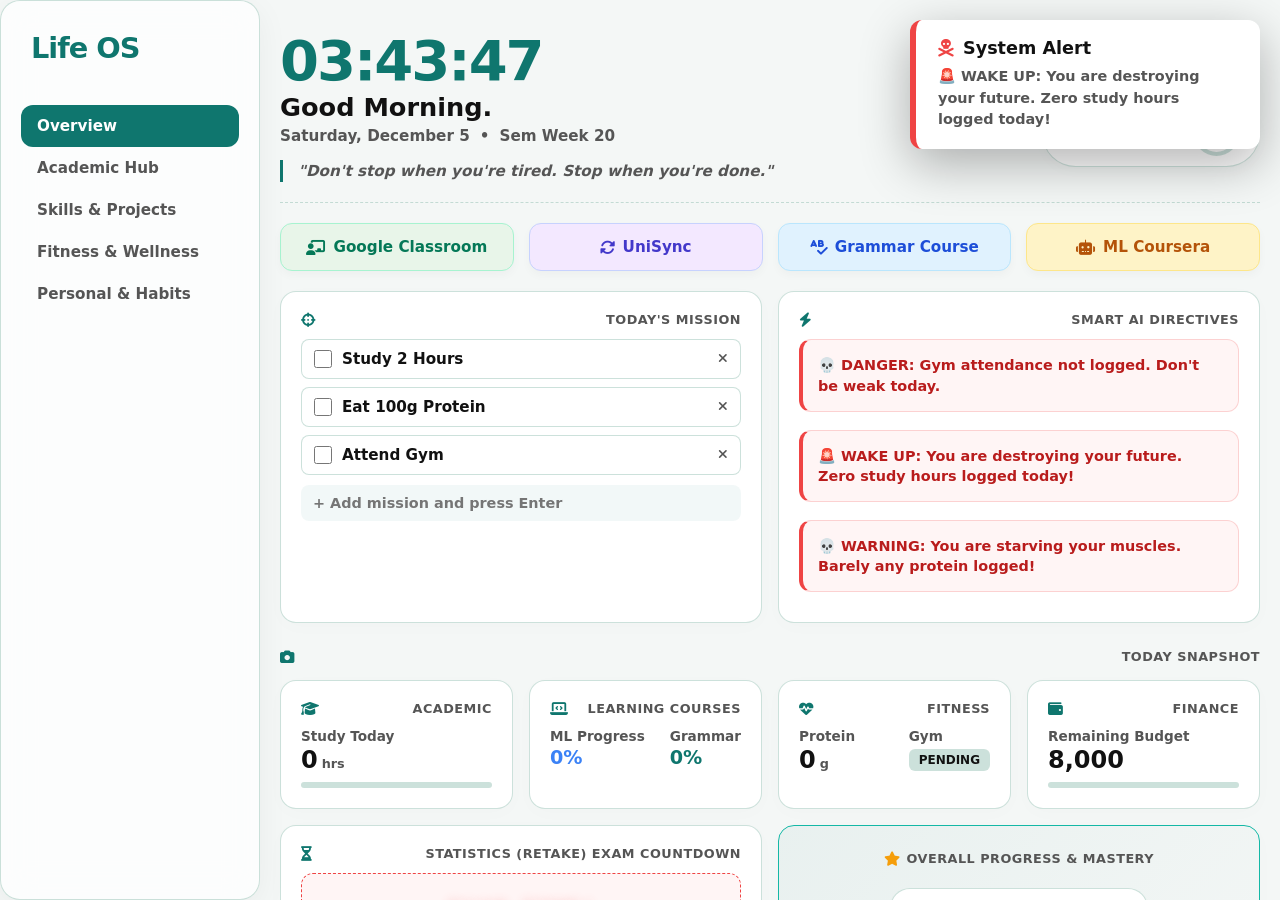
<file: index.html>
<!-- index.html -->
<!DOCTYPE html>
<html lang="en" data-theme="light">
<head>
    <meta charset="UTF-8">
    <meta name="viewport" content="width=device-width, initial-scale=1.0">
    <title>Life OS - Command Center</title>
    <link rel="stylesheet" href="css/style.css">
    <link rel="stylesheet" href="https://cdnjs.cloudflare.com/ajax/libs/font-awesome/6.4.0/css/all.min.css">
    
    <style>
        :root {
            --primary: #0F766E;
            --primary-light: #14B8A6;
            --danger: #EF4444;
            --accent: #F59E0B;
            --surface-hover: rgba(15, 118, 110, 0.05);
            --radius-lg: 16px;
        }

        /* Minimal Linear-style layout tweaks */
        body { font-family: -apple-system, BlinkMacSystemFont, "Segoe UI", Roboto, Helvetica, Arial, sans-serif; background-color: var(--bg); color: var(--text-main); overflow-x: hidden; }
        .dash-grid { display: grid; grid-template-columns: repeat(12, 1fr); gap: 16px; margin-top: 15px; }
        .col-3 { grid-column: span 3; } .col-4 { grid-column: span 4; } .col-6 { grid-column: span 6; } .col-8 { grid-column: span 8; } .col-12 { grid-column: span 12; }
        @media (max-width: 1200px) { .col-3, .col-4 { grid-column: span 6; } .col-6, .col-8 { grid-column: span 12; } }
        @media (max-width: 768px) { .col-3, .col-4, .col-6, .col-8, .col-12 { grid-column: span 12; } }

        .os-card { background: var(--surface-solid); border: 1px solid var(--border); border-radius: var(--radius-lg); padding: 20px; transition: 0.2s ease; display: flex; flex-direction: column; position: relative; overflow: hidden; box-shadow: 0 4px 20px rgba(0,0,0,0.015); }
        .os-card:hover { border-color: rgba(15, 118, 110, 0.3); box-shadow: 0 6px 24px rgba(0,0,0,0.04); }
        .card-header { font-size: 0.8rem; font-weight: 800; color: var(--text-muted); text-transform: uppercase; letter-spacing: 0.5px; margin-bottom: 12px; display: flex; align-items: center; justify-content: space-between; }
        .card-header i { margin-right: 6px; color: var(--primary); font-size: 0.9rem; }

        /* Typography & Metrics */
        .metric-title { font-size: 0.85rem; font-weight: 700; color: var(--text-muted); margin-bottom: 2px;}
        .metric-value { font-size: 1.5rem; font-weight: 900; color: var(--text-main); display: flex; align-items: baseline; gap: 4px; }
        .metric-value small { font-size: 0.8rem; font-weight: 700; color: var(--text-muted); }
        
        .prog-slim { width: 100%; height: 6px; background: var(--border); border-radius: 3px; margin-top: 8px; overflow: hidden; }
        .prog-slim-fill { height: 100%; background: var(--primary); transition: 0.4s cubic-bezier(0.4, 0, 0.2, 1); }

        /* Hero Header */
        .hero-header { display: flex; justify-content: space-between; align-items: center; padding: 10px 0 20px 0; border-bottom: 1px dashed var(--border); margin-bottom: 20px;}
        .greeting { font-size: 1.6rem; font-weight: 900; color: var(--text-main); margin-bottom: 4px; }
        .live-clock { font-size: 3.5rem; font-weight: 900; color: var(--primary); font-variant-numeric: tabular-nums; letter-spacing: -2px; line-height: 1.1; }
        .time-date { font-size: 0.95rem; font-weight: 700; color: var(--text-muted); display: flex; gap: 10px; align-items: center; margin-top: 5px; }
        
        .life-score-wrapper { display: flex; align-items: center; gap: 15px; background: var(--surface-solid); padding: 10px 20px; border-radius: 50px; border: 1px solid var(--border); box-shadow: 0 4px 15px rgba(0,0,0,0.02); }
        .ls-circle { width: 45px; height: 45px; border-radius: 50%; display: flex; align-items: center; justify-content: center; font-weight: 900; font-size: 1.1rem; background: conic-gradient(var(--primary) calc(var(--score) * 1%), var(--border) 0); color: var(--primary); position: relative; }
        .ls-circle::before { content: ""; position: absolute; inset: 4px; border-radius: 50%; background: var(--surface-solid); }
        .ls-circle span { position: relative; z-index: 1; }

        /* Motivation Quote */
        .quote-box { font-size: 0.95rem; font-weight: 600; color: var(--text-muted); font-style: italic; border-left: 3px solid var(--primary); padding-left: 15px; max-width: 500px; margin-top: 15px; line-height: 1.5; }

        /* Daily Mission Checklist */
        .mission-list { list-style: none; padding: 0; margin: 0; display: flex; flex-direction: column; gap: 8px; }
        .mission-item { display: flex; align-items: center; gap: 10px; font-size: 0.95rem; font-weight: 700; padding: 10px 12px; border-radius: 8px; transition: 0.2s; border: 1px solid var(--border); cursor: pointer; background: var(--surface-solid); }
        .mission-item:hover { border-color: var(--primary); }
        .mission-item.done { text-decoration: line-through; color: var(--text-muted); opacity: 0.6; background: transparent; border-color: transparent; }
        .mission-check { width: 18px; height: 18px; accent-color: var(--primary); cursor: pointer; }
        .add-mission-input { width: 100%; border: none; background: rgba(15,118,110,0.05); border-radius: 8px; font-size: 0.9rem; font-weight: 600; color: var(--text-main); outline: none; padding: 10px 12px; margin-top: 10px; transition: 0.2s; }
        .add-mission-input:focus { box-shadow: 0 0 0 2px var(--primary-light); }

        /* Priority & Alerts */
        .priority-item { padding: 15px; border-radius: 12px; font-weight: 700; font-size: 0.9rem; margin-bottom: 10px; display: flex; align-items: center; gap: 12px; line-height: 1.4; border: 1px solid transparent; }
        .pri-critical { background: rgba(239, 68, 68, 0.05); color: #b91c1c; border-color: rgba(239, 68, 68, 0.2); border-left: 4px solid var(--danger); }
        .pri-warning { background: rgba(245, 158, 11, 0.05); color: #b45309; border-color: rgba(245, 158, 11, 0.2); border-left: 4px solid var(--accent); }
        .pri-success { background: rgba(16, 185, 129, 0.05); color: #047857; border-color: rgba(16, 185, 129, 0.2); border-left: 4px solid #10B981; }
        
        /* Exam Countdown Pulse */
        .live-exam-cd { font-family: monospace; font-size: 1.6rem; font-weight: 900; color: var(--danger); letter-spacing: -0.5px; text-shadow: 0 0 10px rgba(239,68,68,0.2); }

        /* Overall Mastery */
        .north-star { background: linear-gradient(135deg, rgba(15, 118, 110, 0.05) 0%, rgba(0,0,0,0) 100%); border: 1px solid var(--primary-light); padding: 25px; border-radius: var(--radius-lg); text-align: center; display: flex; flex-direction: column; justify-content: center; align-items: center;}
        .ns-pill-container { display: flex; flex-wrap: wrap; justify-content: center; gap: 12px; margin-top: 10px; }
        .ns-pill { padding: 10px 18px; background: var(--surface-solid); border: 1px solid var(--border); border-radius: 30px; font-size: 0.95rem; font-weight: 800; color: var(--text-main); display: flex; align-items: center; gap: 8px; box-shadow: 0 4px 10px rgba(0,0,0,0.02); }

        /* Quick Links */
        .q-links { display: grid; grid-template-columns: repeat(4, 1fr); gap: 15px; margin-bottom: 20px; }
        @media (max-width: 768px) { .q-links { grid-template-columns: repeat(2, 1fr); } }
        .q-tag { padding: 14px 16px; border-radius: 12px; font-size: 0.95rem; font-weight: 800; text-decoration: none; display: flex; align-items: center; justify-content: center; gap: 8px; transition: 0.3s; box-shadow: 0 4px 10px rgba(0,0,0,0.03); }
        .q-tag:hover { transform: translateY(-4px); box-shadow: 0 10px 25px rgba(0,0,0,0.08); }
        
        .q-classroom { background: #E8F5E9; color: #047857; border: 1px solid #A7F3D0; }
        .q-unisync { background: #F3E8FF; color: #4338CA; border: 1px solid #C7D2FE; }
        .q-grammar { background: #E0F2FE; color: #1D4ED8; border: 1px solid #BAE6FD; }
        .q-ml { background: #FEF3C7; color: #B45309; border: 1px solid #FDE68A; }

        /* Utilities */
        .grid-2 { display: grid; grid-template-columns: 1fr 1fr; gap: 15px; }
        .grid-4 { display: grid; grid-template-columns: repeat(4, 1fr); gap: 15px; }
        .badge { padding: 4px 10px; border-radius: 6px; font-size: 0.75rem; font-weight: 800; text-transform: uppercase; }
        .badge-green { background: rgba(16, 185, 129, 0.1); color: #10B981; }
        .badge-red { background: rgba(239, 68, 68, 0.1); color: #EF4444; }
        
        .btn-icon { background: var(--surface-solid); border: 1px solid var(--border); width: 40px; height: 40px; border-radius: 50%; display: flex; justify-content: center; align-items: center; cursor: pointer; color: var(--text-muted); transition: 0.2s; }
        .btn-icon:hover { color: var(--primary); border-color: var(--primary); }

        .form-control { width: 100%; padding: 12px; border-radius: 10px; border: 1px solid var(--border); background: var(--surface-solid); color: var(--text-main); font-weight: 600; font-size: 0.95rem; outline: none; }
        .form-row { display: flex; gap: 10px; }

        /* In-App Notification Overlay */
        #in-app-notification { position: fixed; top: 20px; right: -450px; width: 350px; background: var(--surface-solid); border-left: 6px solid var(--danger); border-radius: 12px; box-shadow: 0 15px 50px rgba(0,0,0,0.3); padding: 18px 22px; z-index: 9999; transition: right 0.6s cubic-bezier(0.4, 0, 0.2, 1); display: flex; flex-direction: column; gap: 8px; }
        #in-app-notification.show { right: 20px; }
        .in-app-title { font-size: 1.1rem; font-weight: 900; color: var(--text-main); display: flex; align-items: center; gap: 10px; }
        .in-app-body { font-size: 0.9rem; font-weight: 700; color: var(--text-muted); line-height: 1.5; }
    </style>
</head>
<body>
    <aside id="sidebar" class="glass">
        <div style="padding: 10px; margin-bottom: 20px;"><h2 style="color: var(--primary); font-weight: 900; font-size: 1.8rem; letter-spacing: -1px;">Life OS</h2></div>
        <nav>
            <a href="index.html" class="nav-item active">Overview</a>
            <a href="academic.html" class="nav-item">Academic Hub</a>
            <a href="skills.html" class="nav-item">Skills & Projects</a>
            <a href="health.html" class="nav-item">Fitness & Wellness</a>
            <a href="personal.html" class="nav-item">Personal & Habits</a>
        </nav>
    </aside>

    <main id="main-content" style="max-width: 1400px; margin: 0 auto;">
        
        <!-- Hero Section -->
        <div class="hero-header">
            <div>
                <div class="live-clock" id="clock">--:--:--</div>
                <div class="greeting" id="greeting">Good Morning.</div>
                <div class="time-date">
                    <span id="date-text">--</span>
                    <span>•</span>
                    <span id="sem-week">Sem Week --</span>
                </div>
                <div class="quote-box" id="daily-quote">"Discipline equals freedom. Keep pushing forward."</div>
            </div>
            <div style="display: flex; gap: 15px; align-items: center; flex-direction: column;">
                <div style="display: flex; gap: 10px; justify-content: flex-end; width: 100%;">
                    <button class="btn-icon" onclick="testNotification()" title="Test Alerts" id="btn-notify"><i class="fas fa-bell"></i></button>
                    <button class="btn-icon" id="theme-toggle" title="Toggle Theme"><i class="fas fa-moon"></i></button>
                </div>
                <div class="life-score-wrapper">
                    <div style="display: flex; flex-direction: column; align-items: flex-end;">
                        <span style="font-size: 0.75rem; font-weight: 800; color: var(--text-muted); text-transform: uppercase;">Life Score</span>
                        <span style="font-size: 1rem; font-weight: 900; color: var(--text-main);">Performance</span>
                    </div>
                    <div class="ls-circle" id="life-score-circle" style="--score: 0;"><span id="life-score-val">0</span></div>
                </div>
            </div>
        </div>

        <!-- Custom Fixed 4 Quick Links -->
        <div class="q-links">
            <a href="https://classroom.google.com" target="_blank" class="q-tag q-classroom"><i class="fas fa-chalkboard-teacher"></i> Google Classroom</a>
            <a href="https://uni-sync-beige.vercel.app/#/" target="_blank" class="q-tag q-unisync"><i class="fas fa-sync-alt"></i> UniSync</a>
            <a href="https://app.10minuteschool.com/skills/courses/learn/english-grammar-course/overview" target="_blank" class="q-tag q-grammar"><i class="fas fa-spell-check"></i> Grammar Course</a>
            <a href="https://www.coursera.org/learn/machine-learning/home/module/1" target="_blank" class="q-tag q-ml"><i class="fas fa-robot"></i> ML Coursera</a>
        </div>

        <div class="dash-grid">
            
            <!-- Today's Mission -->
            <div class="os-card col-6">
                <div class="card-header"><i class="fas fa-crosshairs"></i> Today's Mission</div>
                <ul class="mission-list" id="mission-list"></ul>
                <input type="text" id="mission-input" class="add-mission-input" placeholder="+ Add mission and press Enter" onkeypress="handleMissionEnter(event)">
            </div>

            <!-- Smart Priorities -->
            <div class="os-card col-6">
                <div class="card-header"><i class="fas fa-bolt"></i> Smart AI Directives</div>
                <div id="priorities-container" style="display: flex; flex-direction: column; gap: 8px;">
                    <!-- Auto Generated Fear/Praise -->
                </div>
            </div>

            <!-- Today Snapshot -->
            <div class="col-12"><div class="card-header" style="margin: 10px 0 0 0;"><i class="fas fa-camera"></i> Today Snapshot</div></div>
            
            <a href="academic.html" style="text-decoration: none;" class="os-card col-3">
                <div class="card-header"><i class="fas fa-graduation-cap"></i> Academic</div>
                <div class="metric-title">Study Today</div>
                <div class="metric-value" id="snap-study">0 <small>hrs</small></div>
                <div class="prog-slim"><div class="prog-slim-fill" id="snap-study-bar" style="width: 0%;"></div></div>
            </a>

            <a href="skills.html" style="text-decoration: none;" class="os-card col-3">
                <div class="card-header"><i class="fas fa-laptop-code"></i> Learning Courses</div>
                <div style="display: flex; justify-content: space-between;">
                    <div>
                        <div class="metric-title">ML Progress</div>
                        <div class="metric-value" id="snap-ml-pct" style="font-size: 1.2rem; color: #3B82F6;">0%</div>
                    </div>
                    <div>
                        <div class="metric-title">Grammar</div>
                        <div class="metric-value" id="snap-gr-pct" style="font-size: 1.2rem; color: var(--primary);">0%</div>
                    </div>
                </div>
            </a>

            <a href="health.html" style="text-decoration: none;" class="os-card col-3">
                <div class="card-header"><i class="fas fa-heart-pulse"></i> Fitness</div>
                <div style="display: flex; justify-content: space-between;">
                    <div>
                        <div class="metric-title">Protein</div>
                        <div class="metric-value" id="snap-pro">0 <small>g</small></div>
                    </div>
                    <div>
                        <div class="metric-title">Gym</div>
                        <div class="metric-value" id="snap-gym" style="font-size: 1rem; margin-top: 5px;">-</div>
                    </div>
                </div>
            </a>

            <a href="personal.html" style="text-decoration: none;" class="os-card col-3">
                <div class="card-header"><i class="fas fa-wallet"></i> Finance</div>
                <div class="metric-title">Remaining Budget</div>
                <div class="metric-value" id="snap-budget">0 <small>BDT</small></div>
                <div class="prog-slim"><div class="prog-slim-fill" id="snap-bdg-bar" style="width: 0%; background: #F59E0B;"></div></div>
            </a>

            <!-- Imminent Deadlines & System Alerts -->
            <div class="os-card col-6" style="display: flex; flex-direction: column; gap: 15px;">
                <div>
                    <div class="card-header"><i class="fas fa-hourglass-half"></i> Statistics (Retake) Exam Countdown</div>
                    <div style="background: rgba(239, 68, 68, 0.05); border: 1px dashed var(--danger); padding: 20px; border-radius: 12px; text-align: center;">
                        <div class="live-exam-cd" id="stat-live-cd">Loading...</div>
                        <div style="font-size: 0.8rem; font-weight: 800; color: var(--danger); text-transform: uppercase; margin-top: 8px;">Time is running out. Stop procrastinating.</div>
                    </div>
                </div>
                <div style="flex: 1; overflow-y: auto;">
                    <div class="card-header"><i class="fas fa-satellite-dish"></i> System Alerts</div>
                    <div id="alerts-container" style="display: flex; flex-direction: column; gap: 8px;"></div>
                </div>
            </div>

            <!-- Overall Mastery -->
            <div class="os-card col-6 north-star">
                <div class="card-header" style="justify-content: center;"><i class="fas fa-star" style="color: #F59E0B;"></i> Overall Progress & Mastery</div>
                <div class="ns-pill-container">
                    <div class="ns-pill"><i class="fas fa-robot" style="color: #3B82F6;"></i> Machine Learning: <span id="ns-ml">0%</span></div>
                    <div class="ns-pill"><i class="fas fa-spell-check" style="color: var(--primary);"></i> English Grammar: <span id="ns-gr">0%</span></div>
                    <div class="ns-pill"><i class="fas fa-piggy-bank" style="color: #F59E0B;"></i> Total Savings: <span id="ns-sav">0</span> BDT</div>
                </div>
            </div>

            <!-- Secondary Tasks -->
            <div class="os-card col-12">
                <div class="card-header"><i class="fas fa-list-check"></i> Secondary Tasks</div>
                <form class="form-row" onsubmit="addTask(event)" style="margin-bottom: 15px;">
                    <input type="text" id="task-input" class="form-control" placeholder="Quick add task..." required style="flex: 1; border-color: transparent; background: var(--bg);">
                    <select id="task-tag" class="form-control" style="width: auto; background: var(--bg); border: none;">
                        <option value="Academic">Academic</option>
                        <option value="Learning">Learning</option>
                        <option value="Fitness">Fitness</option>
                        <option value="Personal">Personal</option>
                    </select>
                    <button type="submit" class="btn-icon" style="background: var(--primary); color: white; border: none;"><i class="fas fa-plus"></i></button>
                </form>
                <div style="display: grid; grid-template-columns: repeat(auto-fill, minmax(250px, 1fr)); gap: 10px;" id="task-list"></div>
            </div>

            <!-- Compact Summaries -->
            <div class="os-card col-6">
                <div class="card-header"><i class="fas fa-calendar-week"></i> 7-Day Performance</div>
                <div class="grid-4">
                    <div><div class="metric-title">Study</div><div class="metric-value" style="font-size:1.2rem;" id="sum-w-study">0h</div></div>
                    <div><div class="metric-title">Protein</div><div class="metric-value" style="font-size:1.2rem;" id="sum-w-pro">0g</div></div>
                    <div><div class="metric-title">Sleep</div><div class="metric-value" style="font-size:1.2rem;" id="sum-w-slp">0h</div></div>
                    <div><div class="metric-title">Spent</div><div class="metric-value" style="font-size:1.2rem; color:var(--danger);" id="sum-w-spent">0</div></div>
                </div>
            </div>

            <div class="os-card col-6">
                <div class="card-header"><i class="fas fa-calendar-alt"></i> Month to Date</div>
                <div class="grid-4">
                    <div><div class="metric-title">Gym Days</div><div class="metric-value" style="font-size:1.2rem;" id="sum-m-gym">0</div></div>
                    <div><div class="metric-title">Lessons Done</div><div class="metric-value" style="font-size:1.2rem;" id="sum-m-lms">0</div></div>
                    <div><div class="metric-title">Avg Study</div><div class="metric-value" style="font-size:1.2rem;" id="sum-m-study">0h</div></div>
                    <div><div class="metric-title">Score</div><div class="metric-value" style="font-size:1.2rem; color:var(--primary);" id="sum-m-score">0%</div></div>
                </div>
            </div>

            <!-- 13. System Reviews -->
            <div class="os-card col-12">
                <div class="card-header"><i class="fas fa-file-invoice"></i> Past Monthly System Reviews</div>
                <p style="font-size: 0.85rem; color: var(--text-muted); font-weight: 600; margin-bottom: 15px;">Automated holistic OS reviews generated at the end of every month.</p>
                <div id="system-reviews-container"></div>
            </div>

        </div>
    </main>

    <!-- In-App Guaranteed Notification System -->
    <div id="in-app-notification">
        <div class="in-app-title"><i class="fas fa-exclamation-triangle" style="color: var(--danger);"></i> <span id="in-app-heading">Alert</span></div>
        <div class="in-app-body" id="in-app-text">Message goes here.</div>
    </div>

    <script src="js/app.js"></script>
    <script>
        // --- Core Utilities & Dates ---
        function getLocalDateStr(d) {
            const tzOffset = d.getTimezoneOffset() * 60000;
            return new Date(d.getTime() - tzOffset).toISOString().split('T')[0];
        }
        const now = new Date();
        const todayStr = getLocalDateStr(now);
        const currentMonthStr = todayStr.substring(0, 7); // e.g. "2026-08"

        // --- Database Connections ---
        const fDB = JSON.parse(localStorage.getItem('lifeos_fitness_db')) || { weight:[], gym:[], nutrition:[], sleep:[] };
        const lDB = JSON.parse(localStorage.getItem('lifeos_lms_v1')) || { checkedItems: {}, history: [] };
        const aDB = JSON.parse(localStorage.getItem('lifeos_academic_db')) || { studyLogs: [] };
        let sysReviews = JSON.parse(localStorage.getItem('lifeos_system_reviews')) || [];

        // 🚨 FINANCE FIX: We strictly pull expenses from 'lifeos_finance_v3' (which your Personal page uses)
        const finDB = JSON.parse(localStorage.getItem('lifeos_finance_v3')) || { budget: 8000, expenses: [], savings: [] };
        
        // --- Quotes Engine ---
        const quotes = [
            "Discipline equals freedom. Keep pushing forward.",
            "Your future self is watching you right now through memories.",
            "Do not sacrifice what you want most for what you want now.",
            "The pain of discipline is far less than the pain of regret.",
            "You don't have to be extreme, just consistent.",
            "Don't stop when you're tired. Stop when you're done."
        ];
        document.getElementById('daily-quote').innerText = `"${quotes[now.getDate() % quotes.length]}"`;

        // --- In-App Guaranteed Notification System ---
        function showInAppNotification(title, text, type) {
            const popup = document.getElementById('in-app-notification');
            const icon = popup.querySelector('i');
            
            if(type === 'danger') {
                popup.style.borderLeftColor = 'var(--danger)';
                icon.className = 'fas fa-skull-crossbones';
                icon.style.color = 'var(--danger)';
            } else if(type === 'success') {
                popup.style.borderLeftColor = '#10B981';
                icon.className = 'fas fa-trophy';
                icon.style.color = '#10B981';
            } else {
                popup.style.borderLeftColor = 'var(--accent)';
                icon.className = 'fas fa-exclamation-triangle';
                icon.style.color = 'var(--accent)';
            }

            document.getElementById('in-app-heading').innerText = title;
            document.getElementById('in-app-text').innerText = text;
            
            popup.classList.add('show');
            setTimeout(() => { popup.classList.remove('show'); }, 7000);
        }

        function triggerSmartPush(id, title, body, type) {
            const lastSent = sessionStorage.getItem(`notify_${id}`);
            const timeNow = new Date().getTime();
            
            // Send once per 4 hours
            if(!lastSent || (timeNow - parseInt(lastSent)) > 14400000) {
                showInAppNotification(title, body, type);
                if ("Notification" in window && Notification.permission === "granted") {
                    new Notification(title, { body: body });
                }
                sessionStorage.setItem(`notify_${id}`, timeNow.toString());
            }
        }

        function enableNotifications() {
            if (!("Notification" in window)) return alert("Browser does not support desktop notifications.");
            if (Notification.permission === "granted") return alert("Alerts already active.");
            Notification.requestPermission().then(p => {
                if(p === "granted") {
                    new Notification("Life OS Active", { body: "Smart alert engine is running." });
                    document.getElementById('btn-notify').innerHTML = '<i class="fas fa-bell-slash"></i>';
                }
            });
        }

        function testNotification() {
            triggerSmartPush("test", "Test Notification", "The notification engine is working perfectly. Get back to work.", "danger");
        }

        // --- Header & Hero ---
        function updateHero() {
            const h = now.getHours();
            let greeting = "Good Evening.";
            if(h < 12) greeting = "Good Morning.";
            else if(h < 18) greeting = "Good Afternoon.";
            document.getElementById('greeting').innerText = greeting;

            document.getElementById('date-text').innerText = now.toLocaleDateString('en-US', { weekday: 'long', month: 'long', day: 'numeric' });
            
            const semStart = new Date('2026-07-19T00:00:00');
            const diffWeeks = Math.floor(Math.max(0, now - semStart) / (1000 * 60 * 60 * 24 * 7)) + 1;
            document.getElementById('sem-week').innerText = `Sem Week ${diffWeeks}`;
            
            if(Notification.permission === "granted") document.getElementById('btn-notify').innerHTML = '<i class="fas fa-bell-slash"></i>';
        }

        function updateClock() {
            const d = new Date();
            document.getElementById('clock').innerText = d.toLocaleTimeString('en-US', { hour12: false });
        }
        setInterval(updateClock, 1000); updateClock();

        // --- Live Exam Countdown ---
        function updateExamCountdown() {
            const target = new Date("2026-08-31T00:00:00").getTime();
            const diff = target - new Date().getTime();
            if(diff > 0) {
                const d = Math.floor(diff / (1000 * 60 * 60 * 24));
                const h = Math.floor((diff % (1000 * 60 * 60 * 24)) / (1000 * 60 * 60));
                const m = Math.floor((diff % (1000 * 60 * 60)) / (1000 * 60));
                const s = Math.floor((diff % (1000 * 60)) / 1000);
                document.getElementById('stat-live-cd').innerText = `${d}d : ${h.toString().padStart(2,'0')}h : ${m.toString().padStart(2,'0')}m : ${s.toString().padStart(2,'0')}s`;
            } else {
                document.getElementById('stat-live-cd').innerText = "EXAM TIME!";
            }
        }
        setInterval(updateExamCountdown, 1000); updateExamCountdown();

        // --- Calculate Life Score ---
        function calculateLifeScore() {
            let score = 0;
            const aToday = aDB.studyLogs.find(x => x.date === todayStr);
            if(aToday && aToday.hours >= 2) score += 25; else if(aToday && aToday.hours > 0) score += 15;

            const lToday = lDB.history.filter(x => x.rawDate === todayStr).length;
            if(lToday >= 2) score += 25; else if(lToday === 1) score += 15;

            const fGym = fDB.gym.find(x => x.date === todayStr);
            const fNut = fDB.nutrition.find(x => x.date === todayStr);
            if(fGym && fGym.attended) score += 15;
            if(fNut && fNut.pro >= 80) score += 10;

            const monthlyExps = finDB.expenses.filter(e => e.date && e.date.startsWith(currentMonthStr));
            const spent = monthlyExps.reduce((s, e) => s + parseFloat(e.amount), 0);
            
            const budgetPace = (finDB.budget / 30) * now.getDate();
            if(spent <= budgetPace) score += 25; else if(spent <= finDB.budget) score += 10;

            document.getElementById('life-score-val').innerText = score;
            document.getElementById('life-score-circle').style.setProperty('--score', score);
        }

        // --- 2. Today's Mission Checklist ---
        let missions = JSON.parse(localStorage.getItem('lifeos_missions')) || [
            { id: 1, text: "Study 2 Hours", done: false }, { id: 2, text: "Eat 100g Protein", done: false }, { id: 3, text: "Attend Gym", done: false }
        ];

        function renderMissions() {
            const list = document.getElementById('mission-list');
            list.innerHTML = '';
            missions.forEach(m => {
                list.innerHTML += `
                    <li class="mission-item ${m.done ? 'done' : ''}" onclick="toggleMission(${m.id})">
                        <input type="checkbox" class="mission-check" ${m.done ? 'checked' : ''} onclick="event.stopPropagation(); toggleMission(${m.id})">
                        <span style="flex:1;">${m.text}</span>
                        <i class="fas fa-times" style="font-size:0.8rem; color:var(--text-muted);" onclick="event.stopPropagation(); deleteMission(${m.id})"></i>
                    </li>
                `;
            });
        }
        function toggleMission(id) { const m = missions.find(x => x.id === id); m.done = !m.done; localStorage.setItem('lifeos_missions', JSON.stringify(missions)); renderMissions(); }
        function deleteMission(id) { missions = missions.filter(x => x.id !== id); localStorage.setItem('lifeos_missions', JSON.stringify(missions)); renderMissions(); }
        function handleMissionEnter(e) { if(e.key === 'Enter' && e.target.value) { missions.push({ id: Date.now(), text: e.target.value, done: false }); localStorage.setItem('lifeos_missions', JSON.stringify(missions)); e.target.value = ''; renderMissions(); } }

        // --- Smart Priorities & Alerts Engine (Fear & Praise) ---
        function runEngine() {
            let alerts = [];

            // Analyze Data
            const aToday = aDB.studyLogs.find(x => x.date === todayStr);
            const fNut = fDB.nutrition.find(x => x.date === todayStr);
            const fGym = fDB.gym.find(x => x.date === todayStr);
            
            const monthlyExps = finDB.expenses.filter(e => e.date && e.date.startsWith(currentMonthStr));
            const spent = monthlyExps.reduce((s, e) => s + parseFloat(e.amount), 0);

            // 1. Fitness Logic
            if(fGym && fGym.attended) {
                alerts.push({ p: 100, t: "🏆 CHAMPION MINDSET: Gym completed! Building that discipline.", c: 'pri-success', type: 'success' });
            } else if(!fGym) {
                alerts.push({ p: 90, t: "💀 DANGER: Gym attendance not logged. Don't be weak today.", c: 'pri-critical', push: true, type: 'danger' });
            } else if(fGym && !fGym.attended) {
                alerts.push({ p: 95, t: "🚨 FAILURE: You skipped the gym today. Your competitors are working out right now.", c: 'pri-critical', push: true, type: 'danger' });
            }

            if(fNut && fNut.pro >= 100) alerts.push({ p: 85, t: "✅ PERFECT: Protein goal crushed. Muscles fed.", c: 'pri-success', type: 'success' });
            else if(!fNut || fNut.pro < 50) alerts.push({ p: 80, t: "💀 WARNING: You are starving your muscles. Barely any protein logged!", c: 'pri-critical', type: 'danger' });

            // 2. Study Logic
            if(aToday && aToday.hours >= 2) alerts.push({ p: 105, t: "🏆 BEAST MODE: 2+ hours of study logged. You are earning that PhD.", c: 'pri-success', type: 'success' });
            else if(!aToday || aToday.hours === 0) alerts.push({ p: 85, t: "🚨 WAKE UP: You are destroying your future. Zero study hours logged today!", c: 'pri-critical', push: true, type: 'danger' });

            // 3. Finance Logic
            if(spent > finDB.budget) {
                alerts.push({ p: 110, t: `💀 FINANCIAL RUIN: You've blown past your budget (${spent}/${finDB.budget})! STOP SPENDING IMMEDIATELY.`, c: 'pri-critical', push: true, type: 'danger' });
            } else if(spent > finDB.budget * 0.8) {
                alerts.push({ p: 88, t: "💸 WARNING: You have spent over 80% of your monthly budget. Lock your wallet.", c: 'pri-warning', type: 'warning' });
            }

            alerts.sort((a,b) => b.p - a.p);

            // Populate Priorities (Top 3)
            const priCont = document.getElementById('priorities-container');
            priCont.innerHTML = '';
            alerts.slice(0, 3).forEach(a => {
                priCont.innerHTML += `<div class="priority-item ${a.c}">${a.t}</div>`;
                if(a.push) triggerSmartPush("prio_"+a.p, "System Alert", a.t, a.type);
            });
            if(alerts.length === 0) priCont.innerHTML = `<div class="priority-item pri-info"><i class="fas fa-check"></i> All systems optimal. Keep executing.</div>`;

            // Populate Alerts (Rest)
            const alertCont = document.getElementById('alerts-container');
            alertCont.innerHTML = '';
            alerts.slice(3).forEach(a => {
                alertCont.innerHTML += `<div style="font-size:0.85rem; font-weight:700; padding:8px 0; border-bottom:1px dashed var(--border); color:var(--text-muted);">${a.t}</div>`;
            });
            if(alerts.length <= 3) alertCont.innerHTML = `<div style="font-size:0.85rem; color:var(--text-muted); font-weight:600;">No secondary alerts.</div>`;
        }

        // --- Today Snapshots ---
        function renderSnapshots() {
            // Academics
            const aToday = aDB.studyLogs.find(x => x.date === todayStr);
            const aHrs = aToday ? aToday.hours : 0;
            document.getElementById('snap-study').innerHTML = `${aHrs} <small>hrs</small>`;
            document.getElementById('snap-study-bar').style.width = `${Math.min((aHrs/3)*100, 100)}%`;

            // Learning
            let mlDone = 0; let grDone = 0;
            Object.keys(lDB.checkedItems).forEach(k => { 
                if(lDB.checkedItems[k]) {
                    if(k.startsWith('ml_')) mlDone++; 
                    if(k.startsWith('gr_')) grDone++;
                }
            });
            
            const mlPct = Math.min(Math.round((mlDone/100)*100), 100); 
            const grPct = Math.min(Math.round((grDone/50)*100), 100);  
            
            document.getElementById('snap-ml-pct').innerText = `${mlPct}%`;
            document.getElementById('snap-gr-pct').innerText = `${grPct}%`;
            document.getElementById('ns-ml').innerText = `${mlPct}%`;
            document.getElementById('ns-gr').innerText = `${grPct}%`;

            // Fitness
            const fNut = fDB.nutrition.find(x => x.date === todayStr);
            document.getElementById('snap-pro').innerHTML = `${fNut ? fNut.pro : 0} <small>g</small>`;
            const fGym = fDB.gym.find(x => x.date === todayStr);
            document.getElementById('snap-gym').innerHTML = fGym ? (fGym.attended ? '<span class="badge badge-green">Done</span>' : '<span class="badge badge-red">Missed</span>') : '<span class="badge" style="background:var(--border);">Pending</span>';

            // Finance
            const monthlyExps = finDB.expenses.filter(e => e.date && e.date.startsWith(currentMonthStr));
            const spent = monthlyExps.reduce((s, e) => s + parseFloat(e.amount), 0);
            
            document.getElementById('snap-budget').innerHTML = `${Math.max(0, finDB.budget - spent).toLocaleString()}`;
            document.getElementById('snap-bdg-bar').style.width = `${Math.min((spent/finDB.budget)*100, 100)}%`;

            const sav = finDB.savings ? finDB.savings.reduce((s, e) => s + parseFloat(e.amount), 0) : 0;
            document.getElementById('ns-sav').innerText = `${sav.toLocaleString()}`;
        }

        // --- Summaries ---
        function renderSummaries() {
            // Weekly
            const wStartObj = new Date(now); wStartObj.setDate(now.getDate() - 7);
            const wStartStr = getLocalDateStr(wStartObj);
            
            const wStudy = aDB.studyLogs.filter(x => x.date >= wStartStr).reduce((s,x)=>s+parseFloat(x.hours),0);
            document.getElementById('sum-w-study').innerText = `${wStudy.toFixed(1)}h`;

            const wNut = fDB.nutrition.filter(x => x.date >= wStartStr);
            document.getElementById('sum-w-pro').innerText = `${wNut.length ? Math.round(wNut.reduce((s,x)=>s+parseFloat(x.pro),0)/wNut.length) : 0}g`;

            const wSlp = fDB.sleep.filter(x => x.date >= wStartStr);
            document.getElementById('sum-w-slp').innerText = `${wSlp.length ? (wSlp.reduce((s,x)=>s+parseFloat(x.duration),0)/wSlp.length).toFixed(1) : 0}h`;

            const wExp = finDB.expenses.filter(x => x.date >= wStartStr).reduce((s,x)=>s+parseFloat(x.amount),0);
            document.getElementById('sum-w-spent').innerText = wExp;

            // Monthly
            document.getElementById('sum-m-gym').innerText = fDB.gym.filter(x => x.date && x.date.startsWith(currentMonthStr) && x.attended).length;
            document.getElementById('sum-m-lms').innerText = lDB.history.filter(x => x.rawDate && x.rawDate.startsWith(currentMonthStr)).length;
            
            const mStudy = aDB.studyLogs.filter(x => x.date && x.date.startsWith(currentMonthStr));
            document.getElementById('sum-m-study').innerText = `${mStudy.length ? (mStudy.reduce((s,x)=>s+parseFloat(x.hours),0)/mStudy.length).toFixed(1) : 0}h`;
            
            document.getElementById('sum-m-score').innerText = document.getElementById('life-score-val').innerText + "%";
        }

        // --- System Reviews (Monthly Automated AI) ---
        function generateSystemReviews() {
            let allMonths = new Set();
            aDB.studyLogs.forEach(x => { if(x.date) allMonths.add(x.date.substring(0, 7)); });
            fDB.gym.forEach(x => { if(x.date) allMonths.add(x.date.substring(0, 7)); });
            finDB.expenses.forEach(x => { if(x.date) allMonths.add(x.date.substring(0, 7)); });
            lDB.history.forEach(x => { if(x.rawDate) allMonths.add(x.rawDate.substring(0, 7)); });

            let newReviewAdded = false;

            allMonths.forEach(monthStr => {
                if(monthStr === currentMonthStr) return; // Skip current ongoing month
                if(sysReviews.find(r => r.month === monthStr)) return; // Skip already reviewed

                const mStudy = aDB.studyLogs.filter(x => x.date && x.date.startsWith(monthStr)).reduce((s,x)=>s+parseFloat(x.hours), 0);
                const mGym = fDB.gym.filter(x => x.date && x.date.startsWith(monthStr) && x.attended).length;
                const mSpent = finDB.expenses.filter(x => x.date && x.date.startsWith(monthStr)).reduce((s,x)=>s+parseFloat(x.amount), 0);
                const mLms = lDB.history.filter(x => x.rawDate && x.rawDate.startsWith(monthStr)).length;

                let score = 0;
                if(mStudy >= 60) score += 25; else if(mStudy >= 30) score += 15; else score += 5;
                if(mGym >= 20) score += 25; else if(mGym >= 10) score += 15; else score += 5;
                if(mSpent <= finDB.budget) score += 25; else if(mSpent <= finDB.budget * 1.1) score += 10; else score += 0;
                if(mLms >= 20) score += 25; else if(mLms >= 10) score += 15; else score += 5;

                let text = `Your overall Life Score for this month was ${score}/100. `;
                if(score >= 80) text += "Outstanding performance! You displayed elite discipline across all domains. You are well on your way to your PhD.";
                else if(score >= 60) text += "Good effort, but there is room for improvement. Keep optimizing your routines to reach the next level.";
                else text += "Warning: Your discipline slipped this month. You need to refocus and regain control of your habits to achieve your goals.";

                const dateObj = new Date(`${monthStr}-01`);
                const monthName = dateObj.toLocaleDateString('en-US', { month: 'long', year: 'numeric' });

                sysReviews.unshift({
                    id: Date.now() + Math.random(),
                    month: monthStr, monthName: monthName,
                    stats: { score, study: mStudy.toFixed(1), gym: mGym, spent: mSpent, lms: mLms },
                    feedback: text
                });
                newReviewAdded = true;
            });

            if(newReviewAdded) localStorage.setItem('lifeos_system_reviews', JSON.stringify(sysReviews));
        }

        function renderSystemReviews() {
            const container = document.getElementById('system-reviews-container');
            container.innerHTML = '';
            if(sysReviews.length === 0) {
                container.innerHTML = `<div style="text-align:center; color:var(--text-muted); font-weight:700; padding: 20px;">No system reviews generated yet. (They generate automatically when a month ends).</div>`;
                return;
            }
            sysReviews.forEach(r => {
                let scoreColor = r.stats.score >= 80 ? '#10B981' : (r.stats.score >= 50 ? '#F59E0B' : '#EF4444');
                container.innerHTML += `
                    <div style="background:var(--surface-solid); border:1px solid var(--border); border-radius:12px; padding:15px; margin-bottom:10px;">
                        <div style="display:flex; justify-content:space-between; font-weight:900; color:var(--primary); font-size:1.1rem; border-bottom:1px dashed var(--border); padding-bottom:8px; margin-bottom:10px;">
                            <span>${r.monthName} Report</span>
                            <span style="color:${scoreColor};">Score: ${r.stats.score}/100</span>
                        </div>
                        <div style="display:grid; grid-template-columns:repeat(4, 1fr); gap:10px; font-size:0.85rem; font-weight:700; margin-bottom:10px;">
                            <div>Study: <br><span style="color:var(--primary); font-size:1.1rem;">${r.stats.study}h</span></div>
                            <div>Gym: <br><span style="color:var(--primary); font-size:1.1rem;">${r.stats.gym}d</span></div>
                            <div>LMS: <br><span style="color:var(--primary); font-size:1.1rem;">${r.stats.lms}</span></div>
                            <div>Spent: <br><span style="color:${r.stats.spent > finDB.budget ? 'var(--danger)' : 'var(--primary)'}; font-size:1.1rem;">${r.stats.spent}</span></div>
                        </div>
                        <div style="font-size:0.9rem; color:var(--text-main); font-weight:600; background:rgba(15, 118, 110, 0.05); padding:10px; border-radius:8px; border-left:3px solid var(--primary);">
                            <strong>AI Verdict:</strong> ${r.feedback}
                        </div>
                    </div>
                `;
            });
        }

        // --- Tasks ---
        let tasks = JSON.parse(localStorage.getItem('lifeos_tasks_v2')) || [];
        function renderTasks() {
            const list = document.getElementById('task-list');
            list.innerHTML = '';
            tasks.sort((a,b) => a.done - b.done).forEach(t => {
                let tagCls = 'tag-Personal';
                if(t.tag === 'Academic') tagCls = 'tag-Academic';
                if(t.tag === 'Learning') tagCls = 'tag-Learning';
                if(t.tag === 'Fitness') tagCls = 'tag-Fitness';

                list.innerHTML += `
                    <div style="display:flex; align-items:center; gap:10px; background:var(--surface-solid); padding:10px; border:1px solid var(--border); border-radius:8px; opacity:${t.done?0.6:1};">
                        <input type="checkbox" style="width:16px; height:16px; accent-color:var(--primary);" ${t.done?'checked':''} onchange="tglTask(${t.id})">
                        <span style="flex:1; font-size:0.9rem; font-weight:600; text-decoration:${t.done?'line-through':'none'};">${t.text}</span>
                        <span class="badge ${tagCls}">${t.tag}</span>
                        <i class="fas fa-times" style="color:var(--danger); cursor:pointer;" onclick="delTask(${t.id})"></i>
                    </div>
                `;
            });
        }
        function addTask(e) { e.preventDefault(); tasks.push({id: Date.now(), text: document.getElementById('task-input').value, tag: document.getElementById('task-tag').value, done: false}); localStorage.setItem('lifeos_tasks_v2', JSON.stringify(tasks)); document.getElementById('task-input').value=''; renderTasks(); }
        function tglTask(id) { const t=tasks.find(x=>x.id===id); t.done=!t.done; localStorage.setItem('lifeos_tasks_v2', JSON.stringify(tasks)); renderTasks(); }
        function delTask(id) { tasks=tasks.filter(x=>x.id!==id); localStorage.setItem('lifeos_tasks_v2', JSON.stringify(tasks)); renderTasks(); }

        // --- Init ---
        window.addEventListener('DOMContentLoaded', () => {
            updateHero();
            calculateLifeScore();
            renderMissions();
            runEngine();
            renderSnapshots();
            renderSummaries();
            generateSystemReviews();
            renderSystemReviews();
            renderTasks();
        });
    </script>
</body>
</html>
</file>
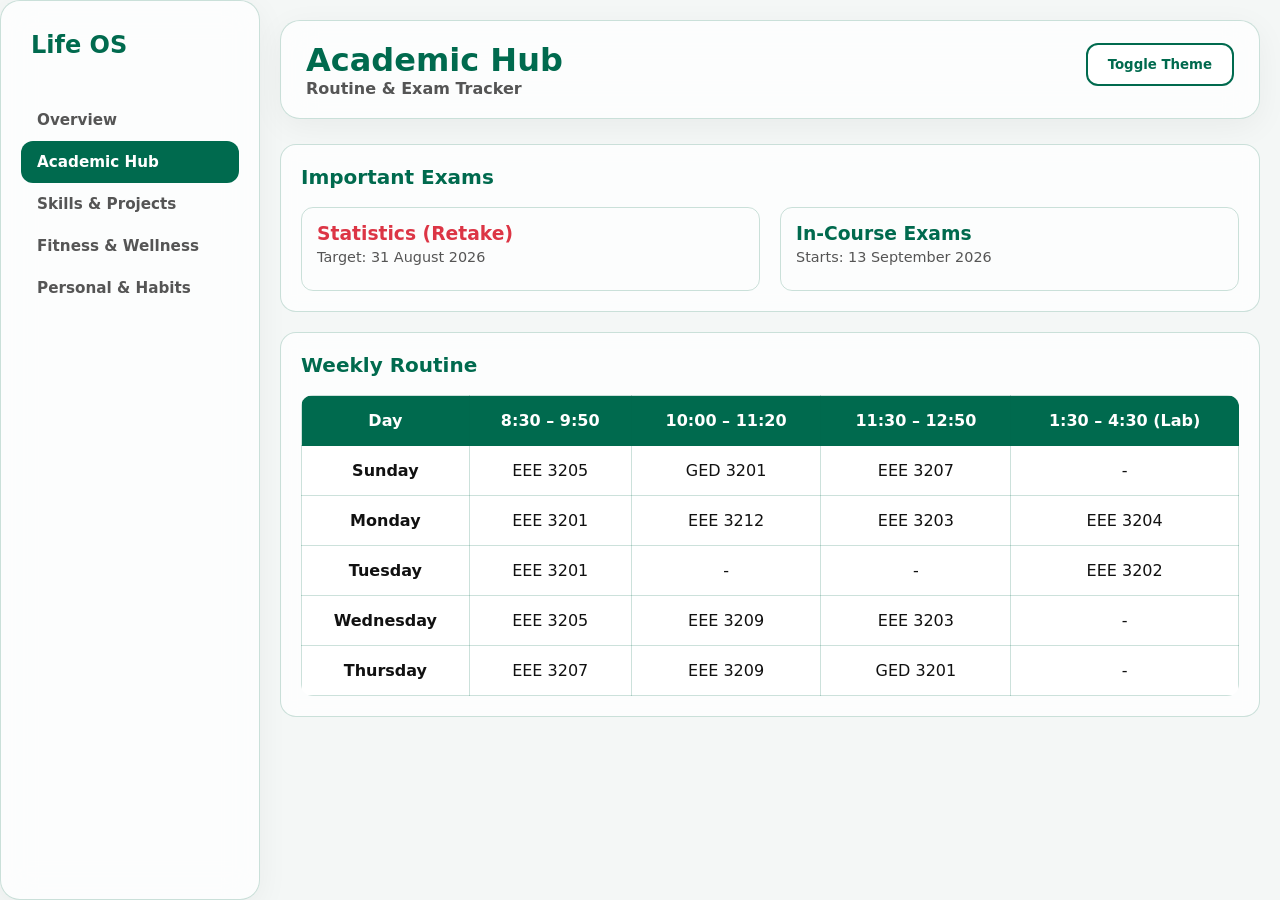
<file: academic.html.html>
<!-- academic.html -->
<!DOCTYPE html>
<html lang="en" data-theme="light">
<head>
    <meta charset="UTF-8">
    <meta name="viewport" content="width=device-width, initial-scale=1.0">
    <title>Life OS - Academic Hub</title>
    <link rel="stylesheet" href="css/style.css">
    <style>
        .routine-table { width: 100%; border-collapse: collapse; margin-top: 10px; background: var(--surface-solid); border-radius: 12px; overflow: hidden;}
        .routine-table th, .routine-table td { padding: 15px; text-align: center; border: 1px solid var(--border); }
        .routine-table th { background: var(--primary); color: white; font-weight: 700; }
        .cd-grid { display: grid; grid-template-columns: repeat(4, 1fr); gap: 10px; text-align: center; margin-top: 10px; }
        .cd-box { background: var(--surface-solid); padding: 10px; border-radius: 10px; border: 1px solid var(--border); }
        .cd-num { font-size: 1.5rem; font-weight: 800; color: var(--primary); }
    </style>
</head>
<body>
    <aside id="sidebar" class="glass">
        <div style="padding: 10px; margin-bottom: 20px;">
            <h2 style="color: var(--primary); font-weight: 800;">Life OS</h2>
        </div>
        <nav>
            <a href="index.html" class="nav-item">Overview</a>
            <a href="academic.html" class="nav-item active">Academic Hub</a>
            <a href="skills.html" class="nav-item">Skills & Projects</a>
            <a href="health.html" class="nav-item">Fitness & Wellness</a>
            <a href="personal.html" class="nav-item">Personal & Habits</a>
        </nav>
    </aside>

    <main id="main-content">
        <header class="glass">
            <div>
                <h1 style="color: var(--primary);">Academic Hub</h1>
                <p style="color: var(--text-muted); font-weight: 600;">Routine & Exam Tracker</p>
            </div>
            <button id="theme-toggle" class="btn btn-outline" style="width: auto;">Toggle Theme</button>
        </header>

        <div class="grid-container">
            <!-- Exam Trackers -->
            <div class="glass-card col-span-2">
                <div class="widget-title">Important Exams</div>
                <div style="display: grid; grid-template-columns: 1fr 1fr; gap: 20px;">
                    <div style="padding: 15px; border: 1px solid var(--border); border-radius: 12px;">
                        <h3 style="color: var(--danger); margin-bottom: 5px;">Statistics (Retake)</h3>
                        <p style="font-size: 0.9rem; color: var(--text-muted);">Target: 31 August 2026</p>
                        <div class="cd-grid" id="stat-cd"></div>
                    </div>
                    <div style="padding: 15px; border: 1px solid var(--border); border-radius: 12px;">
                        <h3 style="color: var(--primary); margin-bottom: 5px;">In-Course Exams</h3>
                        <p style="font-size: 0.9rem; color: var(--text-muted);">Starts: 13 September 2026</p>
                        <div class="cd-grid" id="inc-cd"></div>
                    </div>
                </div>
            </div>

            <!-- Routine -->
            <div class="glass-card col-span-2" style="overflow-x: auto;">
                <div class="widget-title">Weekly Routine</div>
                <table class="routine-table" id="routine-table">
                    <thead>
                        <tr>
                            <th>Day</th>
                            <th>8:30 – 9:50</th>
                            <th>10:00 – 11:20</th>
                            <th>11:30 – 12:50</th>
                            <th>1:30 – 4:30 (Lab)</th>
                        </tr>
                    </thead>
                    <tbody id="routine-body"></tbody>
                </table>
            </div>
        </div>
    </main>

    <script src="js/data.js"></script>
    <script src="js/app.js"></script>
    <script>
        // Routine logic
        const days = ["Sunday", "Monday", "Tuesday", "Wednesday", "Thursday"];
        const routine = {
            0: ["EEE 3205", "GED 3201", "EEE 3207", "-"],
            1: ["EEE 3201", "EEE 3212", "EEE 3203", "EEE 3204"],
            2: ["EEE 3201", "-", "-", "EEE 3202"],
            3: ["EEE 3205", "EEE 3209", "EEE 3203", "-"],
            4: ["EEE 3207", "EEE 3209", "GED 3201", "-"]
        };
        const tbody = document.getElementById('routine-body');
        for(let d=0; d<5; d++) {
            let tr = `<tr><td style="font-weight:bold;">${days[d]}</td>`;
            for(let s=0; s<4; s++) {
                tr += `<td>${routine[d][s]}</td>`;
            }
            tr += `</tr>`;
            tbody.innerHTML += tr;
        }

        // Countdown Logic
        function setupCD(targetDate, elementId) {
            const target = new Date(targetDate).getTime();
            setInterval(() => {
                const diff = target - new Date().getTime();
                if(diff > 0) {
                    const d = Math.floor(diff / (1000 * 60 * 60 * 24));
                    const h = Math.floor((diff % (1000 * 60 * 60 * 24)) / (1000 * 60 * 60));
                    document.getElementById(elementId).innerHTML = `
                        <div class="cd-box"><div class="cd-num">${d}</div><div style="font-size:0.7rem;">Days</div></div>
                        <div class="cd-box"><div class="cd-num">${h}</div><div style="font-size:0.7rem;">Hours</div></div>
                    `;
                }
            }, 1000);
        }
        setupCD("2026-08-31T00:00:00", "stat-cd");
        setupCD("2026-09-13T00:00:00", "inc-cd");
    </script>
</body>
</html>
</file>
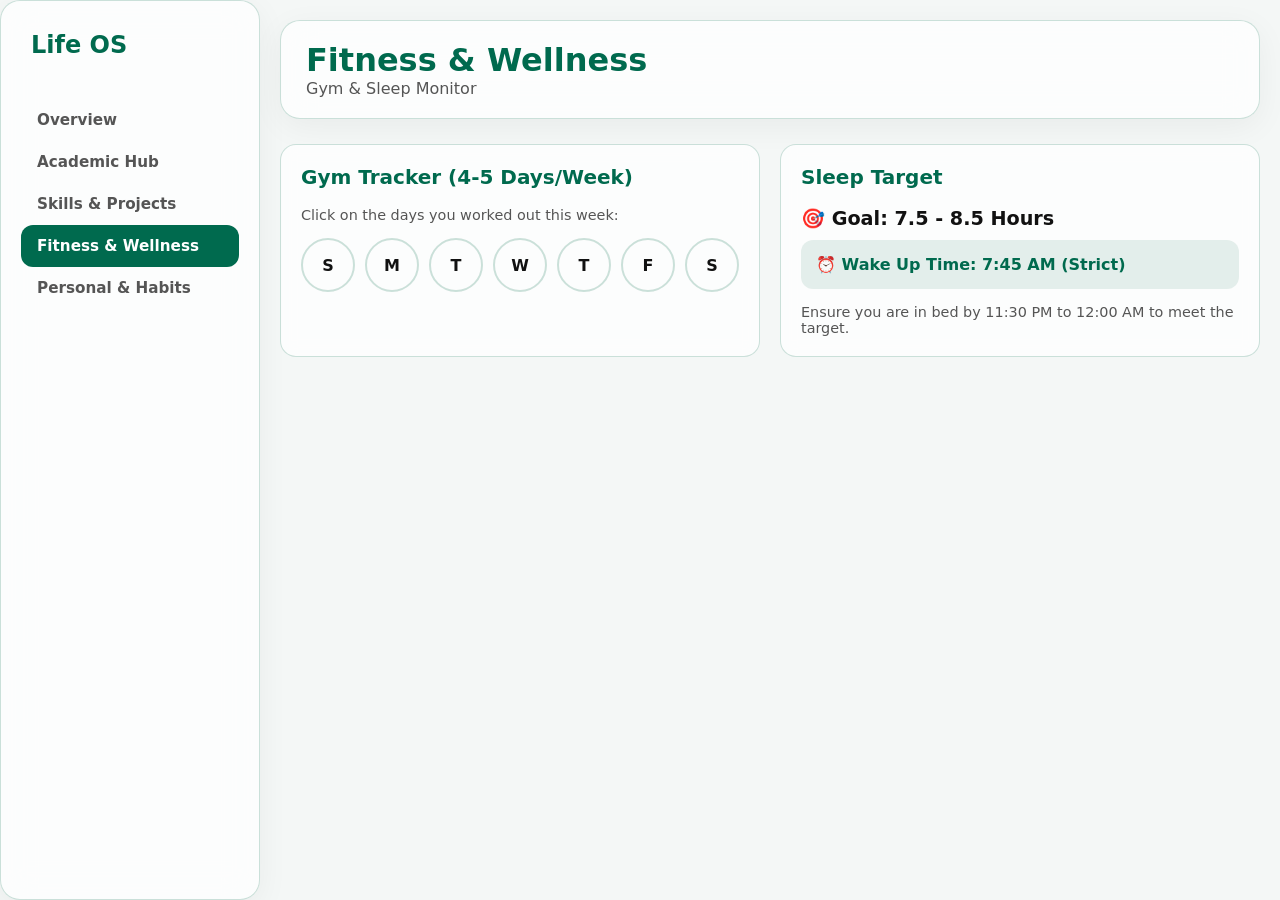
<file: health.html.html>
<!-- health.html -->
<!DOCTYPE html>
<html lang="en" data-theme="light">
<head>
    <meta charset="UTF-8">
    <meta name="viewport" content="width=device-width, initial-scale=1.0">
    <title>Life OS - Fitness</title>
    <link rel="stylesheet" href="css/style.css">
    <style>
        .tracker-grid { display: grid; grid-template-columns: repeat(7, 1fr); gap: 10px; margin-top: 15px; }
        .day-circle { aspect-ratio: 1; border-radius: 50%; border: 2px solid var(--border); display: flex; align-items: center; justify-content: center; font-weight: bold; cursor: pointer; transition: 0.3s; }
        .day-circle.active { background: var(--primary); color: white; border-color: var(--primary); }
    </style>
</head>
<body>
    <aside id="sidebar" class="glass">
        <div style="padding: 10px; margin-bottom: 20px;"><h2 style="color: var(--primary); font-weight: 800;">Life OS</h2></div>
        <nav>
            <a href="index.html" class="nav-item">Overview</a>
            <a href="academic.html" class="nav-item">Academic Hub</a>
            <a href="skills.html" class="nav-item">Skills & Projects</a>
            <a href="health.html" class="nav-item active">Fitness & Wellness</a>
            <a href="personal.html" class="nav-item">Personal & Habits</a>
        </nav>
    </aside>

    <main id="main-content">
        <header class="glass">
            <div><h1 style="color: var(--primary);">Fitness & Wellness</h1><p style="color: var(--text-muted);">Gym & Sleep Monitor</p></div>
        </header>

        <div class="grid-container">
            <!-- Gym Tracker -->
            <div class="glass-card">
                <div class="widget-title">Gym Tracker (4-5 Days/Week)</div>
                <p style="color: var(--text-muted); font-size: 0.9rem;">Click on the days you worked out this week:</p>
                <div class="tracker-grid" id="gym-tracker"></div>
            </div>

            <!-- Sleep Tracker -->
            <div class="glass-card">
                <div class="widget-title">Sleep Target</div>
                <div style="font-size: 1.2rem; font-weight: bold; margin-bottom: 10px;">
                    🎯 Goal: 7.5 - 8.5 Hours
                </div>
                <div style="background: rgba(0, 106, 78, 0.1); padding: 15px; border-radius: 12px; font-weight: bold; color: var(--primary);">
                    ⏰ Wake Up Time: 7:45 AM (Strict)
                </div>
                <p style="margin-top: 15px; font-size: 0.9rem; color: var(--text-muted);">Ensure you are in bed by 11:30 PM to 12:00 AM to meet the target.</p>
            </div>
        </div>
    </main>

    <script src="js/app.js"></script>
    <script>
        const daysShort = ['S', 'M', 'T', 'W', 'T', 'F', 'S'];
        let gymDays = JSON.parse(localStorage.getItem('gym_tracker')) || [false,false,false,false,false,false,false];
        
        const grid = document.getElementById('gym-tracker');
        daysShort.forEach((d, i) => {
            const circle = document.createElement('div');
            circle.className = `day-circle ${gymDays[i] ? 'active' : ''}`;
            circle.innerText = d;
            circle.onclick = () => {
                gymDays[i] = !gymDays[i];
                circle.classList.toggle('active');
                localStorage.setItem('gym_tracker', JSON.stringify(gymDays));
            };
            grid.appendChild(circle);
        });
    </script>
</body>
</html>
</file>
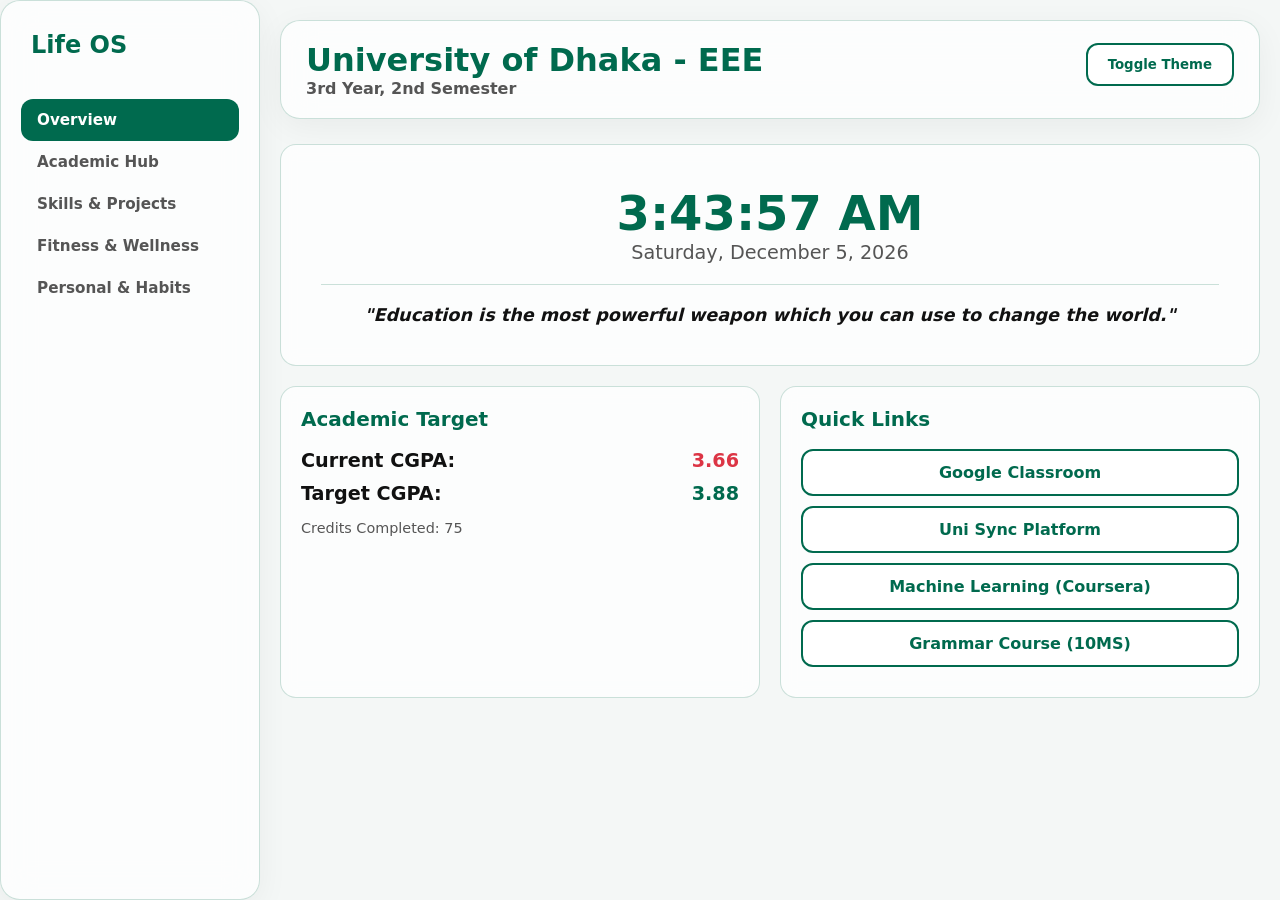
<file: index.html.html>
<!-- index.html -->
<!DOCTYPE html>
<html lang="en" data-theme="light">
<head>
    <meta charset="UTF-8">
    <meta name="viewport" content="width=device-width, initial-scale=1.0">
    <title>Life OS - Dashboard</title>
    <link rel="stylesheet" href="css/style.css">
</head>
<body>
    <aside id="sidebar" class="glass">
        <div style="padding: 10px; margin-bottom: 20px;">
            <h2 style="color: var(--primary); font-weight: 800;">Life OS</h2>
        </div>
        <nav>
            <a href="index.html" class="nav-item active">Overview</a>
            <a href="academic.html" class="nav-item">Academic Hub</a>
            <a href="skills.html" class="nav-item">Skills & Projects</a>
            <a href="health.html" class="nav-item">Fitness & Wellness</a>
            <a href="personal.html" class="nav-item">Personal & Habits</a>
        </nav>
    </aside>

    <main id="main-content">
        <header class="glass">
            <div>
                <h1 style="color: var(--primary);">University of Dhaka - EEE</h1>
                <p style="color: var(--text-muted); font-weight: 600;">3rd Year, 2nd Semester</p>
            </div>
            <button id="theme-toggle" class="btn btn-outline" style="width: auto;">Toggle Theme</button>
        </header>

        <div class="grid-container">
            <!-- Clock & Quote -->
            <div class="glass-card col-span-2" style="text-align: center; padding: 40px;">
                <div id="live-clock" style="font-size: 3rem; font-weight: 900; color: var(--primary);">--:--:--</div>
                <div id="live-date" style="font-size: 1.2rem; color: var(--text-muted); margin-bottom: 20px;">--</div>
                <p style="font-style: italic; font-weight: 600; font-size: 1.1rem; border-top: 1px solid var(--border); padding-top: 20px;" id="quote-display"></p>
            </div>

            <!-- CGPA Snapshot -->
            <div class="glass-card">
                <div class="widget-title">Academic Target</div>
                <div style="display: flex; justify-content: space-between; font-weight: 800; font-size: 1.2rem; margin-bottom: 10px;">
                    <span>Current CGPA:</span> <span style="color: var(--danger);" id="c-cgpa">--</span>
                </div>
                <div style="display: flex; justify-content: space-between; font-weight: 800; font-size: 1.2rem;">
                    <span>Target CGPA:</span> <span style="color: var(--primary);" id="t-cgpa">--</span>
                </div>
                <p style="margin-top: 15px; color: var(--text-muted); font-size: 0.9rem;">Credits Completed: <span id="c-cred"></span></p>
            </div>

            <!-- Quick Links -->
            <div class="glass-card">
                <div class="widget-title">Quick Links</div>
                <div id="links-container"></div>
            </div>
        </div>
    </main>

    <script src="js/data.js"></script>
    <script src="js/app.js"></script>
    <script>
        // Populate Dashboard Data
        document.getElementById('quote-display').innerText = `"${lifeData.quote}"`;
        document.getElementById('c-cgpa').innerText = lifeData.profile.currentCGPA;
        document.getElementById('t-cgpa').innerText = lifeData.profile.targetCGPA;
        document.getElementById('c-cred').innerText = lifeData.profile.completedCredits;

        const linksContainer = document.getElementById('links-container');
        lifeData.links.forEach(link => {
            const a = document.createElement('a');
            a.href = link.url;
            a.target = "_blank";
            a.className = "btn btn-outline";
            a.innerText = link.name;
            linksContainer.appendChild(a);
        });
    </script>
</body>
</html>
</file>
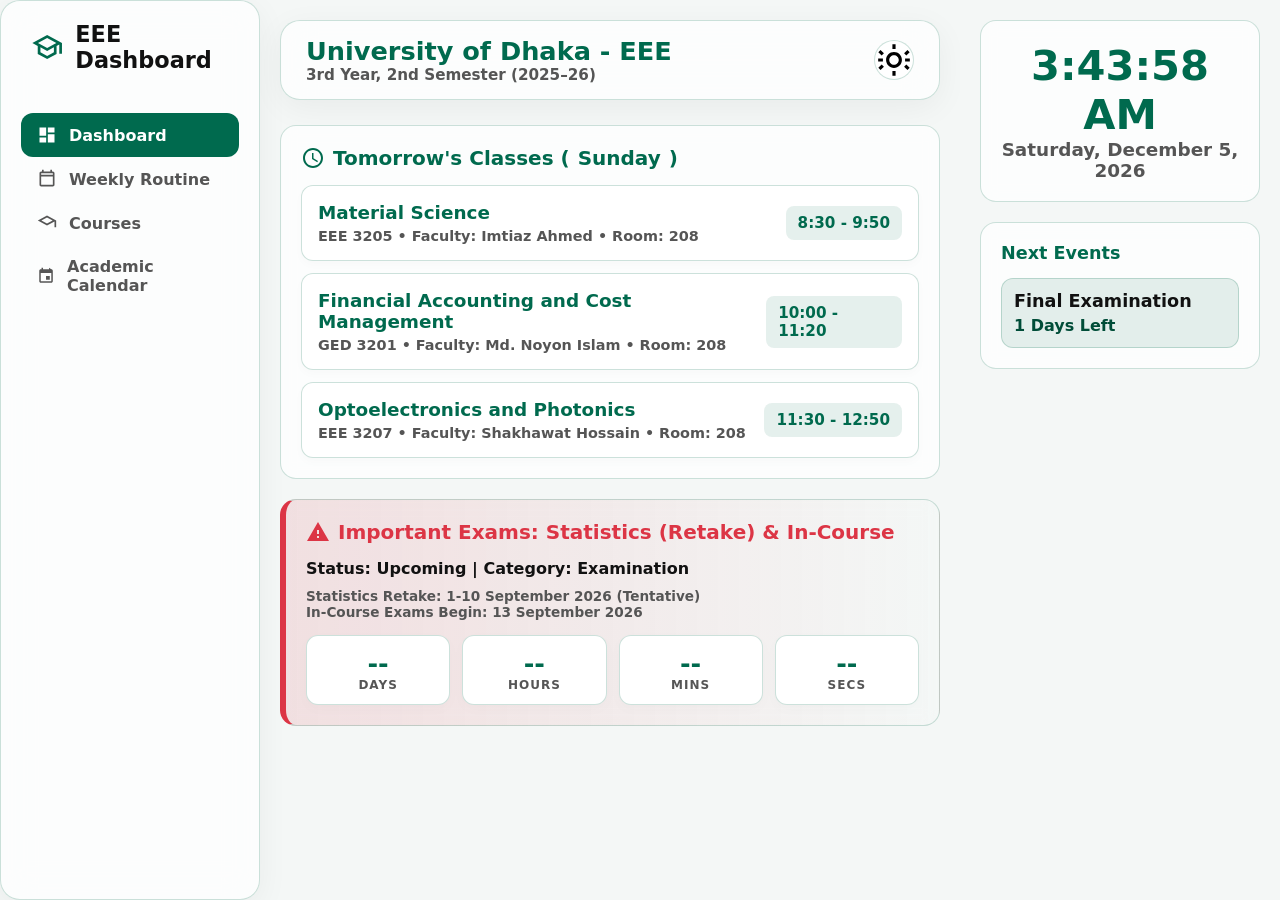
<file: LIKHON EEE Routine.html>
<!DOCTYPE html>
<html lang="en" data-theme="light">
<head>
    <meta charset="UTF-8">
    <meta name="viewport" content="width=device-width, initial-scale=1.0">
    <title>EEE Academic Dashboard - University of Dhaka</title>
    <style>
        :root {
            --primary: #006a4e;
            --primary-light: #008a66;
            --primary-dark: #004d38;
            --accent: #ffb81c;
            --danger: #dc3545;
            --bg: #f4f7f6;
            --surface: rgba(255, 255, 255, 0.75);
            --surface-solid: #ffffff;
            --text-main: #111111;
            --text-muted: #555555;
            --border: rgba(0, 106, 78, 0.2);
            --glass-shadow: 0 8px 32px 0 rgba(0, 0, 0, 0.05);
            --radius: 20px;
            --font-main: 'SolaimanLipi', system-ui, -apple-system, 'Segoe UI', Roboto, Helvetica, Arial, sans-serif;
            --transition: all 0.3s cubic-bezier(0.4, 0, 0.2, 1);
        }

        [data-theme="dark"] {
            --primary: #00b386;
            --primary-light: #00e6ac;
            --primary-dark: #008060;
            --bg: #121212;
            --surface: rgba(30, 30, 30, 0.75);
            --surface-solid: #1e1e1e;
            --text-main: #f0f0f0;
            --text-muted: #aaaaaa;
            --border: rgba(255, 255, 255, 0.15);
            --glass-shadow: 0 8px 32px 0 rgba(0, 0, 0, 0.3);
        }

        * {
            box-sizing: border-box;
            margin: 0;
            padding: 0;
            font-family: var(--font-main);
        }

        body {
            background-color: var(--bg);
            color: var(--text-main);
            display: flex;
            height: 100vh;
            overflow: hidden;
            transition: var(--transition);
            font-weight: 500;
        }

        .glass {
            background: var(--surface);
            backdrop-filter: blur(16px);
            -webkit-backdrop-filter: blur(16px);
            border: 1px solid var(--border);
            box-shadow: var(--glass-shadow);
            border-radius: var(--radius);
        }

        .glass-card {
            background: var(--surface);
            backdrop-filter: blur(8px);
            border: 1px solid var(--border);
            border-radius: 16px;
            padding: 20px;
            transition: var(--transition);
        }
        
        .glass-card:hover {
            transform: translateY(-5px);
            box-shadow: 0 12px 40px rgba(0,0,0,0.1);
        }

        #sidebar {
            width: 260px;
            height: 100vh;
            padding: 20px;
            display: flex;
            flex-direction: column;
            gap: 10px;
            z-index: 100;
        }

        #main-content {
            flex: 1;
            height: 100vh;
            padding: 20px;
            overflow-y: auto;
            scroll-behavior: smooth;
        }

        #right-panel {
            width: 320px;
            height: 100vh;
            padding: 20px;
            display: flex;
            flex-direction: column;
            gap: 20px;
            overflow-y: auto;
        }

        .nav-item {
            display: flex;
            align-items: center;
            gap: 12px;
            padding: 12px 16px;
            border-radius: 12px;
            cursor: pointer;
            color: var(--text-muted);
            transition: var(--transition);
            text-decoration: none;
            font-weight: 600;
        }

        .nav-item:hover, .nav-item.active {
            background: var(--primary);
            color: white;
        }

        .nav-item svg {
            width: 20px;
            height: 20px;
            fill: currentColor;
        }

        .logo-container {
            display: flex;
            align-items: center;
            gap: 12px;
            margin-bottom: 30px;
            padding: 0 10px;
        }
        
        .logo-container h2 {
            font-weight: 800;
            font-size: 1.4rem;
        }

        .logo-container svg {
            width: 40px;
            height: 40px;
            fill: var(--primary);
        }

        header {
            display: flex;
            justify-content: space-between;
            align-items: center;
            padding: 15px 25px;
            margin-bottom: 25px;
            border-radius: var(--radius);
        }

        .header-left h1 {
            font-size: 1.6rem;
            color: var(--primary);
            font-weight: 800;
        }
        .header-left p {
            font-size: 0.95rem;
            font-weight: 600;
            color: var(--text-muted);
        }

        .header-right {
            display: flex;
            align-items: center;
            gap: 15px;
        }

        .icon-btn {
            background: var(--surface-solid);
            border: 1px solid var(--border);
            width: 40px;
            height: 40px;
            border-radius: 50%;
            display: flex;
            justify-content: center;
            align-items: center;
            cursor: pointer;
            color: var(--text-main);
            transition: var(--transition);
        }
        .icon-btn:hover {
            background: var(--border);
        }

        .grid-container {
            display: grid;
            grid-template-columns: repeat(auto-fit, minmax(300px, 1fr));
            gap: 20px;
        }

        .col-span-2 {
            grid-column: span 2;
        }
        
        @media (max-width: 1024px) {
            .col-span-2 {
                grid-column: span 1;
            }
        }

        .widget-title {
            font-size: 1.25rem;
            font-weight: 800;
            margin-bottom: 15px;
            display: flex;
            align-items: center;
            gap: 8px;
            color: var(--primary);
        }

        .routine-table {
            width: 100%;
            border-collapse: collapse;
            margin-top: 10px;
        }
        
        .routine-table th, .routine-table td {
            padding: 14px 12px;
            text-align: center;
            border: 1px solid var(--border);
        }
        
        .routine-table th {
            background: var(--primary);
            color: white;
            font-weight: 700;
        }
        
        .routine-table .today-col {
            background: rgba(0, 106, 78, 0.1);
            font-weight: 800;
        }

        .course-cell {
            display: flex;
            flex-direction: column;
            gap: 4px;
        }
        .course-name { font-size: 0.95rem; font-weight: 700; }
        .course-code { font-size: 0.8rem; font-weight: 600; color: var(--text-muted); }
        
        .current-class {
            animation: pulse 2s infinite;
            border: 2px solid var(--accent) !important;
            background: rgba(255, 184, 28, 0.1) !important;
        }

        @keyframes pulse {
            0% { box-shadow: 0 0 0 0 rgba(255, 184, 28, 0.4); }
            70% { box-shadow: 0 0 0 10px rgba(255, 184, 28, 0); }
            100% { box-shadow: 0 0 0 0 rgba(255, 184, 28, 0); }
        }

        .progress-container {
            width: 100%;
            background: var(--border);
            height: 14px;
            border-radius: 7px;
            overflow: hidden;
            margin: 10px 0;
        }
        
        .progress-bar {
            height: 100%;
            background: var(--primary);
            width: 0%;
            transition: width 1s ease-in-out;
        }

        .exam-card {
            border-left: 6px solid var(--danger);
            background: linear-gradient(to right, rgba(220,53,69,0.12), transparent);
        }
        .countdown-grid {
            display: grid;
            grid-template-columns: repeat(4, 1fr);
            gap: 12px;
            text-align: center;
            margin-top: 15px;
        }
        .cd-box {
            background: var(--surface-solid);
            padding: 12px;
            border-radius: 12px;
            border: 1px solid var(--border);
            box-shadow: 0 4px 15px rgba(0,0,0,0.02);
        }
        .cd-num { font-size: 1.6rem; font-weight: 800; color: var(--primary); }
        .cd-label { font-size: 0.75rem; font-weight: 700; color: var(--text-muted); text-transform: uppercase; letter-spacing: 1px;}

        .course-grid {
            display: grid;
            grid-template-columns: repeat(auto-fill, minmax(280px, 1fr));
            gap: 20px;
            margin-top: 20px;
        }
        .course-card {
            position: relative;
            overflow: hidden;
        }
        .course-card h3 {
            font-weight: 800;
            font-size: 1.15rem;
        }
        .course-type-badge {
            position: absolute;
            top: 15px;
            right: 15px;
            padding: 5px 10px;
            border-radius: 12px;
            font-size: 0.75rem;
            font-weight: 800;
            background: var(--primary-light);
            color: white;
            text-transform: uppercase;
        }

        .timeline {
            position: relative;
            padding-left: 20px;
            margin-top: 15px;
        }
        .timeline::before {
            content: '';
            position: absolute;
            left: 0;
            top: 0;
            bottom: 0;
            width: 3px;
            background: var(--border);
            border-radius: 3px;
        }
        .timeline-item {
            position: relative;
            margin-bottom: 22px;
        }
        .timeline-item::before {
            content: '';
            position: absolute;
            left: -26px;
            top: 4px;
            width: 14px;
            height: 14px;
            border-radius: 50%;
            background: var(--primary);
            border: 3px solid var(--bg);
        }
        .timeline-date { font-size: 0.85rem; color: var(--text-muted); font-weight: 700;}
        .timeline-content { font-size: 1rem; font-weight: 600; }

        .menu-toggle { display: none; }
        
        @media (max-width: 1024px) {
            #right-panel { display: none; }
        }
        @media (max-width: 768px) {
            #sidebar {
                position: fixed;
                left: -260px;
                background: var(--surface-solid);
                transition: var(--transition);
            }
            #sidebar.open { left: 0; }
            .menu-toggle { display: block; }
            header { flex-direction: column; gap: 15px; align-items: flex-start;}
        }

        svg { display: inline-block; vertical-align: middle; }
        
        .views-container > div {
            display: none;
            animation: fadeIn 0.4s ease;
        }
        .views-container > div.active {
            display: block;
        }
        
        @keyframes fadeIn {
            from { opacity: 0; transform: translateY(10px); }
            to { opacity: 1; transform: translateY(0); }
        }
        
        .empty-state {
            text-align: center;
            padding: 30px;
            color: var(--text-muted);
            font-weight: 600;
        }
    </style>
</head>
<body>

    <!-- Sidebar -->
    <aside id="sidebar" class="glass">
        <div class="logo-container">
            <svg viewBox="0 0 24 24"><path d="M12 3L1 9L5 11.18V17.18L12 21L19 17.18V11.18L21 10.09V17H23V9L12 3ZM18.82 9L12 12.72L5.18 9L12 5.28L18.82 9ZM12 18.72L7 15.99V12.27L12 15L17 12.27V15.99L12 18.72Z"/></svg>
            <h2>EEE Dashboard</h2>
        </div>
        <nav>
            <a class="nav-item active" data-target="view-dashboard">
                <svg viewBox="0 0 24 24"><path d="M3 13H11V3H3V13ZM3 21H11V15H3V21ZM13 21H21V11H13V21ZM13 3V9H21V3H13Z"/></svg>
                Dashboard
            </a>
            <a class="nav-item" data-target="view-routine">
                <svg viewBox="0 0 24 24"><path d="M19 3H18V1H16V3H8V1H6V3H5C3.89 3 3 3.9 3 5V19C3 20.1 3.89 21 5 21H19C20.1 21 21 20.1 21 19V5C21 3.9 20.1 3 19 3ZM19 19H5V9H19V19ZM5 7V5H19V7H5Z"/></svg>
                Weekly Routine
            </a>
            <a class="nav-item" data-target="view-courses">
                <svg viewBox="0 0 24 24"><path d="M12 3L1 9L12 15L21 10.09V17H23V9L12 3ZM18.82 9L12 12.72L5.18 9L12 5.28L18.82 9Z"/></svg>
                Courses
            </a>
            <a class="nav-item" data-target="view-calendar">
                <svg viewBox="0 0 24 24"><path d="M17 12H12V17H17V12ZM16 1V3H8V1H6V3H5C3.89 3 3 3.9 3 5V19C3 20.1 3.89 21 5 21H19C20.1 21 21 20.1 21 19V5C21 3.9 20.1 3 19 3ZM19 19H5V8H19V19Z"/></svg>
                Academic Calendar
            </a>
        </nav>
    </aside>

    <!-- Main Content -->
    <main id="main-content">
        <!-- Header -->
        <header class="glass">
            <div class="header-left">
                <button class="icon-btn menu-toggle" id="menu-btn" aria-label="Menu">
                    <svg viewBox="0 0 24 24"><path d="M3 18H21V16H3V18ZM3 13H21V11H3V13ZM3 6V8H21V6H3Z"/></svg>
                </button>
                <h1>University of Dhaka - EEE</h1>
                <p>3rd Year, 2nd Semester (2025–26)</p>
            </div>
            <div class="header-right">
                <button class="icon-btn" id="theme-toggle" aria-label="Toggle Theme">
                    <svg viewBox="0 0 24 24" id="theme-icon"><path d="M12 7C9.24 7 7 9.24 7 12C7 14.76 9.24 17 12 17C14.76 17 17 14.76 17 12C17 9.24 14.76 7 12 7ZM12 15C10.34 15 9 13.66 9 12C9 10.34 10.34 9 12 9C13.66 9 15 10.34 15 12C15 13.66 13.66 15 12 15ZM11 2V5H13V2H11ZM11 19V22H13V19H11ZM3.51 5.62L2.1 7.03L4.22 9.15L5.63 7.74L3.51 5.62ZM19.78 14.85L18.37 16.26L20.49 18.38L21.9 16.97L19.78 14.85ZM2 11H5V13H2V11ZM19 11H22V13H19V11ZM4.22 14.85L2.1 16.97L3.51 18.38L5.63 16.26L4.22 14.85ZM18.37 7.74L19.78 9.15L21.9 7.03L20.49 5.62L18.37 7.74Z"/></svg>
                </button>
            </div>
        </header>

        <!-- Views Container -->
        <div class="views-container">
            
            <!-- Dashboard View -->
            <div id="view-dashboard" class="active">
                <div class="grid-container">
                    
                    <!-- Next Day's Classes -->
                    <div class="glass-card col-span-2">
                        <div class="widget-title">
                            <svg viewBox="0 0 24 24" width="24" fill="currentColor"><path d="M11.99 2C6.47 2 2 6.48 2 12s4.47 10 9.99 10C17.52 22 22 17.52 22 12S17.52 2 11.99 2zM12 20c-4.42 0-8-3.58-8-8s3.58-8 8-8 8 3.58 8 8-3.58 8-8 8zm.5-13H11v6l5.25 3.15.75-1.23-4.5-2.67z"/></svg>
                            Tomorrow's Classes (<span id="tomorrow-day-name"></span>)
                        </div>
                        <div id="next-day-classes-container">
                            <!-- JS will populate -->
                        </div>
                    </div>

                    <!-- Exam Tracker (Red Card) -->
                    <div class="glass-card exam-card col-span-2">
                        <div class="widget-title" style="color: var(--danger);">
                            <svg viewBox="0 0 24 24" width="24" fill="currentColor"><path d="M1 21h22L12 2 1 21zm12-3h-2v-2h2v2zm0-4h-2v-4h2v4z"/></svg>
                            Important Exams: Statistics (Retake) & In-Course
                        </div>
                        <p style="font-weight: 700;">Status: Upcoming | Category: Examination</p>
                        <p class="timeline-date" style="margin-top: 10px;">Statistics Retake: 1-10 September 2026 (Tentative)</p>
                        <p class="timeline-date">In-Course Exams Begin: 13 September 2026</p>
                        
                        <div class="countdown-grid" id="exam-countdown">
                            <div class="cd-box"><div class="cd-num" id="cd-days">--</div><div class="cd-label">Days</div></div>
                            <div class="cd-box"><div class="cd-num" id="cd-hours">--</div><div class="cd-label">Hours</div></div>
                            <div class="cd-box"><div class="cd-num" id="cd-mins">--</div><div class="cd-label">Mins</div></div>
                            <div class="cd-box"><div class="cd-num" id="cd-secs">--</div><div class="cd-label">Secs</div></div>
                        </div>
                    </div>

                </div>
            </div>

            <!-- Routine View -->
            <div id="view-routine">
                <div class="glass-card" style="overflow-x: auto;">
                    <div class="widget-title">Weekly Routine</div>
                    <table class="routine-table" id="routine-table">
                        <thead>
                            <tr>
                                <th>Day / Time</th>
                                <th>8:30 – 9:50</th>
                                <th>10:00 – 11:20</th>
                                <th>11:30 – 12:50</th>
                                <th>1:30 – 4:30 (Lab)</th>
                            </tr>
                        </thead>
                        <tbody>
                            <!-- JS will populate -->
                        </tbody>
                    </table>
                </div>
            </div>

            <!-- Courses View -->
            <div id="view-courses">
                <div class="glass-card">
                    <div class="widget-title">Course List</div>
                    <div class="course-grid" id="course-grid">
                        <!-- JS will populate -->
                    </div>
                </div>
            </div>

            <!-- Calendar View -->
            <div id="view-calendar">
                <div class="grid-container">
                    <div class="glass-card col-span-2">
                        <div class="widget-title">Academic Calendar & Progress</div>
                        
                        <div style="margin: 20px 0;">
                            <div style="display: flex; justify-content: space-between; margin-bottom: 8px; font-weight: 800;">
                                <span>Semester Progress</span>
                                <span id="progress-percent">0%</span>
                            </div>
                            <div class="progress-container">
                                <div class="progress-bar" id="sem-progress-bar"></div>
                            </div>
                            <div style="display: flex; justify-content: space-between; font-size: 0.9rem; font-weight: 700; color: var(--text-muted);">
                                <span id="days-completed">Completed: 0 Days</span>
                                <span id="days-remaining">Remaining: 0 Days</span>
                            </div>
                        </div>

                        <div class="timeline" id="academic-timeline">
                            <div class="timeline-item">
                                <div class="timeline-date">19 July 2026</div>
                                <div class="timeline-content">Semester Starts</div>
                            </div>
                            <div class="timeline-item">
                                <div class="timeline-date">1-10 September 2026</div>
                                <div class="timeline-content">Statistics Retake Exam (Tentative)</div>
                            </div>
                            <div class="timeline-item">
                                <div class="timeline-date">13 September 2026</div>
                                <div class="timeline-content">In-Course Exams Begin</div>
                            </div>
                            <div class="timeline-item">
                                <div class="timeline-date">20 Nov - 4 Dec 2026</div>
                                <div class="timeline-content">Preparation Leave (PL)</div>
                            </div>
                            <div class="timeline-item">
                                <div class="timeline-date">6 December 2026</div>
                                <div class="timeline-content">Final Exams Start (Tentative)</div>
                            </div>
                        </div>
                    </div>
                </div>
            </div>

        </div>
    </main>

    <!-- Right Information Panel -->
    <aside id="right-panel">
        
        <!-- Live Clock & Date -->
        <div class="glass-card" style="text-align: center;">
            <div style="font-size: 2.6rem; font-weight: 800; color: var(--primary); font-variant-numeric: tabular-nums;" id="live-clock">--:--:--</div>
            <div style="font-size: 1.15rem; font-weight: 600; color: var(--text-muted);" id="live-date">--</div>
        </div>

        <!-- Smart Event Priority -->
        <div class="glass-card">
            <div class="widget-title" style="font-size: 1.1rem;">Next Events</div>
            <div id="next-event-display" style="padding: 12px; background: rgba(0, 106, 78, 0.1); border-radius: 12px; font-weight: 700; border: 1px solid var(--border);">
                <!-- JS populated -->
            </div>
        </div>

    </aside>

    <script>
        // Data Definition
        const courses = [
            { code: "EEE 3201", name: "Power System I", type: "Theory", faculty: "MMI", room: "208", credits: 3.0 },
            { code: "EEE 3202", name: "Power System Protection Laboratory", type: "Lab", faculty: "SKA, MMI", room: "New Bldg, 14th Floor", credits: 1.5 },
            { code: "EEE 3203", name: "Digital Signal Processing", type: "Theory", faculty: "AKA", room: "208", credits: 3.0 },
            { code: "EEE 3204", name: "Digital Signal Processing Laboratory", type: "Lab", faculty: "MUA, AKA", room: "New Bldg, 14th Floor", credits: 1.5 },
            { code: "EEE 3205", name: "Material Science", type: "Theory", faculty: "IA", room: "208", credits: 3.0 },
            { code: "EEE 3207", name: "Optoelectronics and Photonics", type: "Theory", faculty: "SH", room: "208", credits: 3.0 },
            { code: "EEE 3209", name: "Communication Theory", type: "Theory", faculty: "ASMM", room: "208", credits: 3.0 },
            { code: "EEE 3212", name: "Electrical Services Design and Drafting", type: "Lab", faculty: "MSP", room: "208", credits: 1.5 },
            { code: "GED 3201", name: "Financial Accounting and Cost Management", type: "Theory", faculty: "MNI", room: "208", credits: 3.0 }
        ];

        // Faculty Mapping
        const facultyNames = {
            "IA": "Imtiaz Ahmed",
            "MMI": "Md. Minarul Islam",
            "AKA": "Abul Kalam Azad",
            "ASMM": "A. S. M. Moslehuddin",
            "SH": "Shakhawat Hossain",
            "MSP": "Md. Shahin Parvej",
            "MUA": "Mosabber Uddin Ahmed",
            "SKA": "Subrata Kumar Aditya",
            "MNI": "Md. Noyon Islam",
            "MUA, AKA": "Mosabber Uddin Ahmed, Abul Kalam Azad",
            "SKA, MMI": "Subrata Kumar Aditya, Md. Minarul Islam"
        };

        const days = ["Sunday", "Monday", "Tuesday", "Wednesday", "Thursday", "Friday", "Saturday"];
        
        // Time Slots
        const slots = [
            { id: 1, label: "8:30 - 9:50", startMin: 8*60+30, endMin: 9*60+50 },
            { id: 2, label: "10:00 - 11:20", startMin: 10*60+0, endMin: 11*60+20 },
            { id: 3, label: "11:30 - 12:50", startMin: 11*60+30, endMin: 12*60+50 },
            { id: 4, label: "1:30 - 4:30", startMin: 13*60+30, endMin: 16*60+30 }
        ];

        // Construct Routine (Matched precisely to image reference)
        const routine = {
            0: { 1: "EEE 3205", 2: "GED 3201", 3: "EEE 3207", 4: null }, // Sunday
            1: { 1: "EEE 3201", 2: "EEE 3212", 3: "EEE 3203", 4: "EEE 3204" }, // Monday
            2: { 1: "EEE 3201", 2: null,       3: null,       4: "EEE 3202" }, // Tuesday
            3: { 1: "EEE 3205", 2: "EEE 3209", 3: "EEE 3203", 4: null }, // Wednesday
            4: { 1: "EEE 3207", 2: "EEE 3209", 3: "GED 3201", 4: null }  // Thursday
        };

        // Navigation
        document.querySelectorAll('.nav-item').forEach(item => {
            item.addEventListener('click', function(e) {
                e.preventDefault();
                document.querySelectorAll('.nav-item').forEach(n => n.classList.remove('active'));
                this.classList.add('active');
                
                const targetId = this.getAttribute('data-target');
                document.querySelectorAll('.views-container > div').forEach(view => {
                    view.classList.remove('active');
                });
                document.getElementById(targetId).classList.add('active');
                
                if(window.innerWidth <= 768) {
                    document.getElementById('sidebar').classList.remove('open');
                }
            });
        });

        // Mobile Menu Toggle
        document.getElementById('menu-btn').addEventListener('click', () => {
            document.getElementById('sidebar').classList.toggle('open');
        });

        // Theme Toggle
        const themeToggle = document.getElementById('theme-toggle');
        const htmlDoc = document.documentElement;
        
        // Load theme from storage
        const savedTheme = localStorage.getItem('theme') || 'light';
        htmlDoc.setAttribute('data-theme', savedTheme);

        themeToggle.addEventListener('click', () => {
            const current = htmlDoc.getAttribute('data-theme');
            const next = current === 'light' ? 'dark' : 'light';
            htmlDoc.setAttribute('data-theme', next);
            localStorage.setItem('theme', next);
        });

        // Date and Time Logic
        function updateClock() {
            const now = new Date();
            
            // Format time: HH:MM:SS AM/PM
            let h = now.getHours();
            let m = now.getMinutes();
            let s = now.getSeconds();
            let ampm = h >= 12 ? 'PM' : 'AM';
            h = h % 12 || 12;
            
            const timeStr = `${h}:${m.toString().padStart(2, '0')}:${s.toString().padStart(2, '0')} ${ampm}`;
            document.getElementById('live-clock').innerText = timeStr;

            // Format date
            const options = { weekday: 'long', year: 'numeric', month: 'long', day: 'numeric' };
            const dateStr = now.toLocaleDateString('en-US', options);
            document.getElementById('live-date').innerText = dateStr;

            checkCurrentClass(now);
        }
        setInterval(updateClock, 1000);
        updateClock();

        // Render Routine Table
        function renderRoutine() {
            const tbody = document.querySelector('#routine-table tbody');
            const todayIdx = new Date().getDay();
            
            for(let d=0; d<5; d++) {
                const tr = document.createElement('tr');
                
                // Day Column
                const tdDay = document.createElement('td');
                tdDay.innerText = days[d];
                tdDay.style.fontWeight = '800';
                if(d === todayIdx) tdDay.classList.add('today-col');
                tr.appendChild(tdDay);

                // Slot Columns
                for(let s=1; s<=4; s++) {
                    const td = document.createElement('td');
                    if(d === todayIdx) td.classList.add('today-col');
                    
                    const cCode = routine[d][s];
                    if(cCode) {
                        const course = courses.find(c => c.code === cCode);
                        td.innerHTML = `
                            <div class="course-cell" id="cell-${d}-${s}">
                                <span class="course-name">${course.name}</span>
                                <span class="course-code">${course.code} | Room: ${course.room}</span>
                            </div>
                        `;
                    } else {
                        td.innerHTML = `<span style="color:var(--border); font-weight:800;">-</span>`;
                    }
                    tr.appendChild(td);
                }
                tbody.appendChild(tr);
            }
        }
        
        function checkCurrentClass(now) {
            const todayIdx = now.getDay();
            const currMins = now.getHours() * 60 + now.getMinutes();
            
            // Reset animations
            document.querySelectorAll('.current-class').forEach(el => el.classList.remove('current-class'));
            
            if(todayIdx >= 0 && todayIdx <= 4) { // Sun-Thu
                slots.forEach((slot, idx) => {
                    if(currMins >= slot.startMin && currMins <= slot.endMin) {
                        const cell = document.getElementById(`cell-${todayIdx}-${slot.id}`);
                        if(cell) {
                            cell.parentElement.classList.add('current-class');
                        }
                    }
                });
            }
        }

        // Render Dashboard Next Day's Classes
        function renderNextDayClasses() {
            const today = new Date();
            const tomorrow = new Date(today);
            tomorrow.setDate(tomorrow.getDate() + 1);
            
            const tomorrowIdx = tomorrow.getDay();
            document.getElementById('tomorrow-day-name').innerText = days[tomorrowIdx] || '';
            const container = document.getElementById('next-day-classes-container');
            
            if(tomorrowIdx > 4) {
                container.innerHTML = `<div class="empty-state">No classes scheduled for tomorrow.</div>`;
                return;
            }

            const tomorrowRoutine = routine[tomorrowIdx];
            let hasClasses = false;
            let html = '<div style="display: flex; flex-direction: column; gap: 12px;">';
            
            for(let s=1; s<=4; s++) {
                const cCode = tomorrowRoutine[s];
                if(cCode) {
                    hasClasses = true;
                    const course = courses.find(c => c.code === cCode);
                    const slotStr = slots[s-1].label;
                    html += `
                        <div style="background: var(--surface-solid); padding: 16px; border-radius: 12px; border: 1px solid var(--border); display: flex; justify-content: space-between; align-items: center; box-shadow: 0 4px 10px rgba(0,0,0,0.02);">
                            <div>
                                <h4 style="color: var(--primary); font-size: 1.15rem; font-weight: 800; margin-bottom: 5px;">${course.name}</h4>
                                <p style="font-size: 0.9rem; font-weight: 600; color: var(--text-muted);">${course.code} • Faculty: ${facultyNames[course.faculty] || course.faculty} • Room: ${course.room}</p>
                            </div>
                            <div style="background: rgba(0, 106, 78, 0.1); padding: 8px 12px; border-radius: 8px; font-weight: 800; font-size: 0.95rem; color: var(--primary);">
                                ${slotStr}
                            </div>
                        </div>
                    `;
                }
            }
            html += '</div>';
            
            if(hasClasses) {
                container.innerHTML = html;
            } else {
                container.innerHTML = `<div class="empty-state">No classes scheduled for tomorrow.</div>`;
            }
        }

        // Render Course Cards
        function renderCourses() {
            const grid = document.getElementById('course-grid');
            courses.forEach(c => {
                const isLab = c.type === 'Lab';
                const fName = facultyNames[c.faculty] ? facultyNames[c.faculty] : c.faculty;
                grid.innerHTML += `
                    <div class="glass-card course-card">
                        <div class="course-type-badge" style="${isLab ? 'background:var(--accent); color:#111;' : ''}">${c.type}</div>
                        <h3 style="margin-bottom: 5px; padding-right: 50px;">${c.name}</h3>
                        <p style="color: var(--text-muted); font-size: 0.95rem; font-weight: 800; margin-bottom: 15px;">${c.code}</p>
                        
                        <div style="font-size: 0.9rem; font-weight: 600; line-height: 1.8;">
                            <strong>Faculty:</strong> ${fName} (${c.faculty})<br>
                            <strong>Room:</strong> ${c.room}<br>
                            <strong>Credits:</strong> ${c.credits}
                        </div>
                    </div>
                `;
            });
        }

        // Academic Progress and Exam Countdown
        function setupCalendarAndEvents() {
            const now = new Date();
            const semStart = new Date('2026-07-19T00:00:00');
            const semEnd = new Date('2026-12-06T00:00:00');
            
            const totalDays = (semEnd - semStart) / (1000 * 60 * 60 * 24);
            const passedDays = Math.max(0, (now - semStart) / (1000 * 60 * 60 * 24));
            
            let percent = (passedDays / totalDays) * 100;
            if(percent > 100) percent = 100;
            if(percent < 0) percent = 0;

            document.getElementById('sem-progress-bar').style.width = `${percent}%`;
            document.getElementById('progress-percent').innerText = `${percent.toFixed(1)}%`;
            
            document.getElementById('days-completed').innerText = `Completed: ${Math.floor(passedDays)} Days`;
            document.getElementById('days-remaining').innerText = `Remaining: ${Math.max(0, Math.ceil(totalDays - passedDays))} Days`;

            // Setup Retake Countdown Target: Sept 1, 2026 (Nearest bound)
            const retakeTarget = new Date('2026-09-01T00:00:00').getTime();
            
            setInterval(() => {
                const current = new Date().getTime();
                const diff = retakeTarget - current;

                if (diff > 0) {
                    const days = Math.floor(diff / (1000 * 60 * 60 * 24));
                    const hours = Math.floor((diff % (1000 * 60 * 60 * 24)) / (1000 * 60 * 60));
                    const mins = Math.floor((diff % (1000 * 60 * 60)) / (1000 * 60));
                    const secs = Math.floor((diff % (1000 * 60)) / 1000);

                    document.getElementById('cd-days').innerText = days;
                    document.getElementById('cd-hours').innerText = hours.toString().padStart(2, '0');
                    document.getElementById('cd-mins').innerText = mins.toString().padStart(2, '0');
                    document.getElementById('cd-secs').innerText = secs.toString().padStart(2, '0');
                } else {
                    document.getElementById('exam-countdown').innerHTML = `<div style="grid-column: span 4; color: var(--danger); font-weight: 800; font-size: 1.2rem;">Exam is ongoing or has concluded!</div>`;
                }
            }, 1000);

            // Smart Event Logic
            const events = [
                { name: "Statistics Retake (Tentative)", date: new Date('2026-09-01T00:00:00') },
                { name: "In-Course Exams Begin", date: new Date('2026-09-13T00:00:00') },
                { name: "Preparation Leave (PL)", date: new Date('2026-11-20T00:00:00') },
                { name: "Final Examination", date: new Date('2026-12-06T00:00:00') }
            ];

            const upcomingEvents = events.filter(e => e.date > now).slice(0, 2);
            let eventHtml = '';

            if(upcomingEvents.length > 0) {
                upcomingEvents.forEach((evt, index) => {
                    const daysLeft = Math.ceil((evt.date - now)/(1000*60*60*24));
                    eventHtml += `
                        <div style="${index > 0 ? 'margin-top: 15px; padding-top: 10px; border-top: 1px dashed var(--border);' : ''}">
                            <div style="font-size: 1.10rem; font-weight: 800;">${evt.name}</div>
                            <div style="color: var(--primary-dark); font-weight: 700; margin-top: 5px;">${daysLeft} Days Left</div>
                        </div>
                    `;
                });
                document.getElementById('next-event-display').innerHTML = eventHtml;
            } else {
                document.getElementById('next-event-display').innerText = "Semester Concluded!";
            }
        }

        window.addEventListener('DOMContentLoaded', () => {
            renderRoutine();
            renderNextDayClasses();
            renderCourses();
            setupCalendarAndEvents();
        });

    </script>
</body>
</html>
</file>
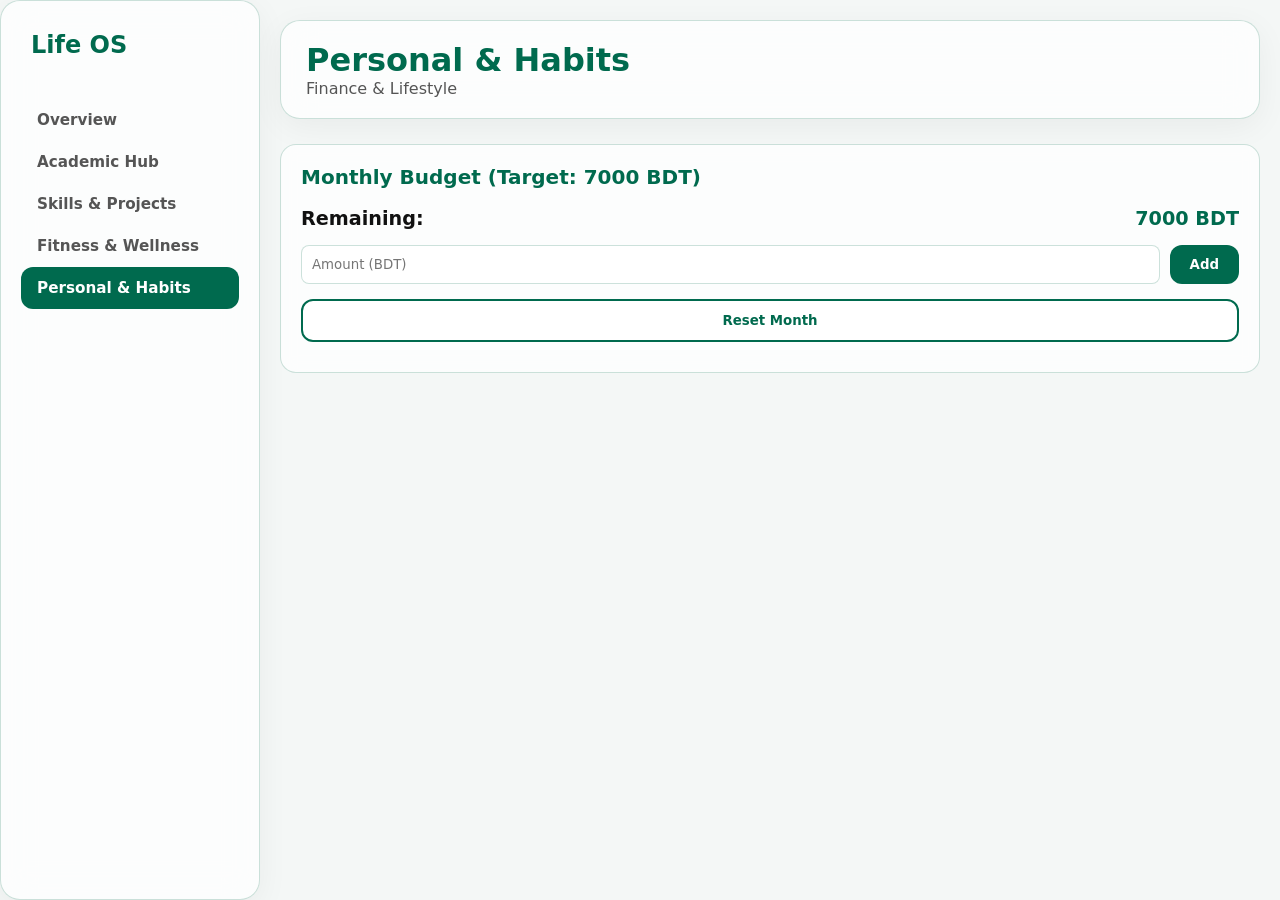
<file: personal.html.html>
<!-- personal.html -->
<!DOCTYPE html>
<html lang="en" data-theme="light">
<head>
    <meta charset="UTF-8">
    <meta name="viewport" content="width=device-width, initial-scale=1.0">
    <title>Life OS - Personal</title>
    <link rel="stylesheet" href="css/style.css">
</head>
<body>
    <aside id="sidebar" class="glass">
        <div style="padding: 10px; margin-bottom: 20px;"><h2 style="color: var(--primary); font-weight: 800;">Life OS</h2></div>
        <nav>
            <a href="index.html" class="nav-item">Overview</a>
            <a href="academic.html" class="nav-item">Academic Hub</a>
            <a href="skills.html" class="nav-item">Skills & Projects</a>
            <a href="health.html" class="nav-item">Fitness & Wellness</a>
            <a href="personal.html" class="nav-item active">Personal & Habits</a>
        </nav>
    </aside>

    <main id="main-content">
        <header class="glass">
            <div><h1 style="color: var(--primary);">Personal & Habits</h1><p style="color: var(--text-muted);">Finance & Lifestyle</p></div>
        </header>

        <div class="grid-container">
            <!-- Finance Tracker -->
            <div class="glass-card">
                <div class="widget-title">Monthly Budget (Target: 7000 BDT)</div>
                
                <div style="display: flex; justify-content: space-between; font-size: 1.2rem; font-weight: bold; margin-bottom: 15px;">
                    <span>Remaining:</span>
                    <span id="remaining-budget" style="color: var(--primary);">7000 BDT</span>
                </div>

                <div style="display: flex; gap: 10px; margin-bottom: 15px;">
                    <input type="number" id="expense-amt" placeholder="Amount (BDT)" style="flex:1; padding:10px; border-radius:8px; border:1px solid var(--border);">
                    <button class="btn btn-primary" style="width:auto; margin:0;" onclick="addExpense()">Add</button>
                </div>
                <button class="btn btn-outline" onclick="resetBudget()">Reset Month</button>
            </div>
        </div>
    </main>

    <script src="js/app.js"></script>
    <script>
        let spent = parseFloat(localStorage.getItem('monthly_spent')) || 0;
        const totalBudget = 7000;

        function updateBudgetUI() {
            const rem = totalBudget - spent;
            const el = document.getElementById('remaining-budget');
            el.innerText = `${rem} BDT`;
            el.style.color = rem < 1000 ? 'var(--danger)' : 'var(--primary)';
        }

        function addExpense() {
            const amt = parseFloat(document.getElementById('expense-amt').value);
            if(amt && amt > 0) {
                spent += amt;
                localStorage.setItem('monthly_spent', spent);
                document.getElementById('expense-amt').value = '';
                updateBudgetUI();
            }
        }

        function resetBudget() {
            if(confirm('Start a new month?')) {
                spent = 0;
                localStorage.setItem('monthly_spent', 0);
                updateBudgetUI();
            }
        }

        updateBudgetUI();
    </script>
</body>
</html>
</file>
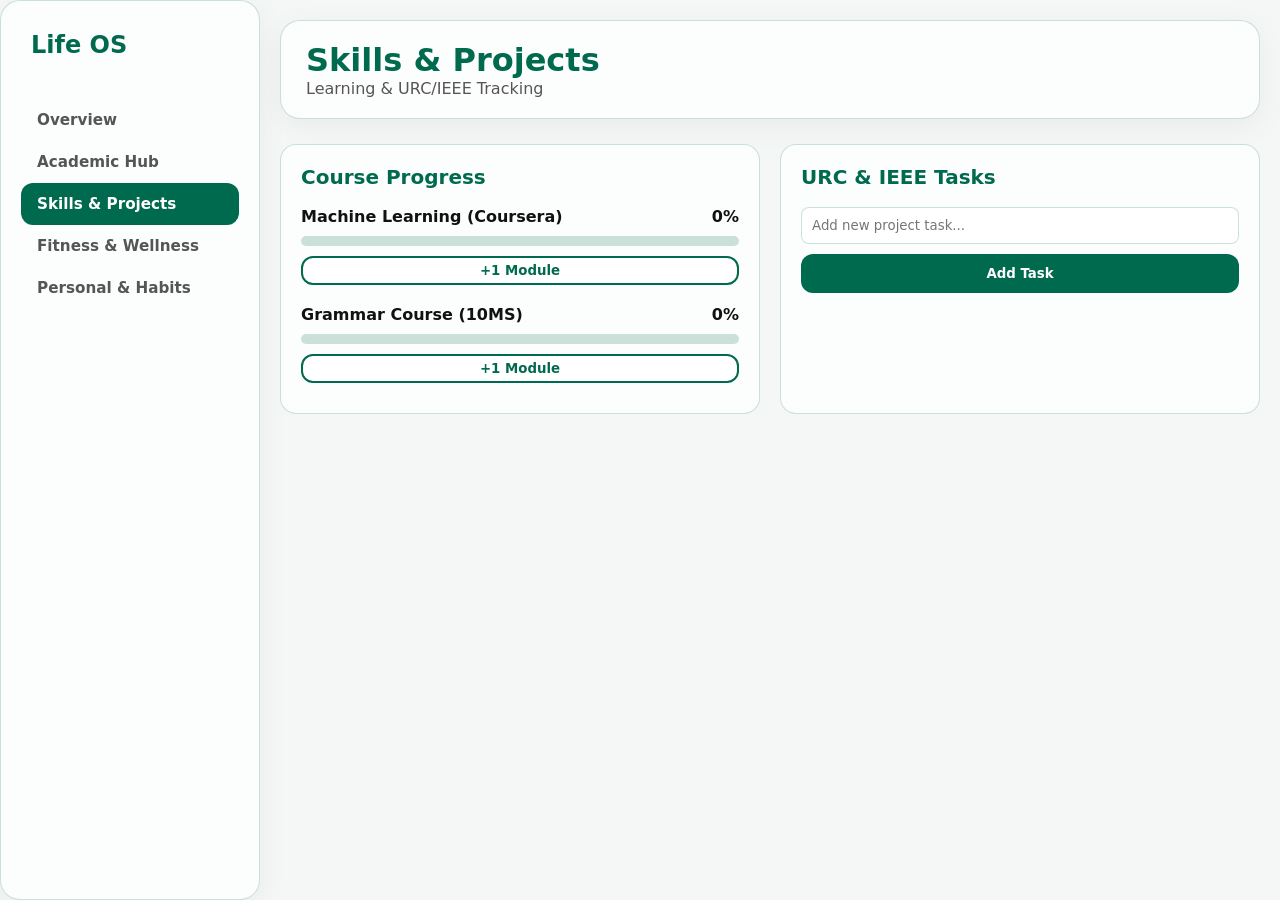
<file: skills.html.html>
<!-- skills.html -->
<!DOCTYPE html>
<html lang="en" data-theme="light">
<head>
    <meta charset="UTF-8">
    <meta name="viewport" content="width=device-width, initial-scale=1.0">
    <title>Life OS - Skills</title>
    <link rel="stylesheet" href="css/style.css">
    <style>
        .progress-bar { width: 100%; height: 10px; background: var(--border); border-radius: 5px; margin-top: 10px; overflow: hidden; }
        .progress-fill { height: 100%; background: var(--primary); transition: width 0.3s; }
        .task-list { margin-top: 15px; display: flex; flex-direction: column; gap: 10px; }
        .task-item { display: flex; gap: 10px; align-items: center; background: var(--surface-solid); padding: 10px; border-radius: 8px; border: 1px solid var(--border); }
    </style>
</head>
<body>
    <aside id="sidebar" class="glass">
        <div style="padding: 10px; margin-bottom: 20px;"><h2 style="color: var(--primary); font-weight: 800;">Life OS</h2></div>
        <nav>
            <a href="index.html" class="nav-item">Overview</a>
            <a href="academic.html" class="nav-item">Academic Hub</a>
            <a href="skills.html" class="nav-item active">Skills & Projects</a>
            <a href="health.html" class="nav-item">Fitness & Wellness</a>
            <a href="personal.html" class="nav-item">Personal & Habits</a>
        </nav>
    </aside>

    <main id="main-content">
        <header class="glass">
            <div><h1 style="color: var(--primary);">Skills & Projects</h1><p style="color: var(--text-muted);">Learning & URC/IEEE Tracking</p></div>
        </header>

        <div class="grid-container">
            <!-- Learning Progress -->
            <div class="glass-card">
                <div class="widget-title">Course Progress</div>
                
                <div style="margin-bottom: 20px;">
                    <div style="display: flex; justify-content: space-between; font-weight: 600;">
                        <span>Machine Learning (Coursera)</span><span id="ml-pct">0%</span>
                    </div>
                    <div class="progress-bar"><div class="progress-fill" id="ml-fill" style="width: 0%;"></div></div>
                    <button class="btn btn-outline" style="margin-top: 10px; padding: 5px;" onclick="addProgress('ml')">+1 Module</button>
                </div>

                <div>
                    <div style="display: flex; justify-content: space-between; font-weight: 600;">
                        <span>Grammar Course (10MS)</span><span id="gr-pct">0%</span>
                    </div>
                    <div class="progress-bar"><div class="progress-fill" id="gr-fill" style="width: 0%;"></div></div>
                    <button class="btn btn-outline" style="margin-top: 10px; padding: 5px;" onclick="addProgress('gr')">+1 Module</button>
                </div>
            </div>

            <!-- Task Manager -->
            <div class="glass-card">
                <div class="widget-title">URC & IEEE Tasks</div>
                <input type="text" id="new-task" placeholder="Add new project task..." style="width: 100%; padding: 10px; border-radius: 8px; border: 1px solid var(--border); margin-bottom: 10px;">
                <button class="btn btn-primary" onclick="addTask()">Add Task</button>
                <div class="task-list" id="task-list"></div>
            </div>
        </div>
    </main>

    <script src="js/app.js"></script>
    <script>
        // Progress Logic
        let progress = JSON.parse(localStorage.getItem('course_progress')) || { ml: 0, gr: 0 };
        function updateUI() {
            document.getElementById('ml-pct').innerText = `${progress.ml}%`;
            document.getElementById('ml-fill').style.width = `${progress.ml}%`;
            document.getElementById('gr-pct').innerText = `${progress.gr}%`;
            document.getElementById('gr-fill').style.width = `${progress.gr}%`;
        }
        function addProgress(course) {
            if(progress[course] < 100) progress[course] += 10;
            localStorage.setItem('course_progress', JSON.stringify(progress));
            updateUI();
        }
        updateUI();

        // Tasks Logic
        let tasks = JSON.parse(localStorage.getItem('proj_tasks')) || [];
        function renderTasks() {
            const list = document.getElementById('task-list');
            list.innerHTML = '';
            tasks.forEach((t, i) => {
                list.innerHTML += `<div class="task-item"><input type="checkbox" ${t.done ? 'checked' : ''} onchange="toggleTask(${i})"><span style="${t.done ? 'text-decoration:line-through; color:gray;' : ''}">${t.text}</span></div>`;
            });
        }
        function addTask() {
            const input = document.getElementById('new-task');
            if(input.value) { tasks.push({text: input.value, done: false}); localStorage.setItem('proj_tasks', JSON.stringify(tasks)); input.value = ''; renderTasks(); }
        }
        function toggleTask(i) { tasks[i].done = !tasks[i].done; localStorage.setItem('proj_tasks', JSON.stringify(tasks)); renderTasks(); }
        renderTasks();
    </script>
</body>
</html>
</file>
<file: css/style.css>
/* css/style.css */
:root {
    --primary: #006a4e;
    --primary-light: #008a66;
    --primary-dark: #004d38;
    --accent: #ffb81c;
    --danger: #dc3545;
    --bg: #f4f7f6;
    --surface: rgba(255, 255, 255, 0.75);
    --surface-solid: #ffffff;
    --text-main: #111111;
    --text-muted: #555555;
    --border: rgba(0, 106, 78, 0.2);
    --glass-shadow: 0 8px 32px 0 rgba(0, 0, 0, 0.05);
    --radius: 20px;
    --font-main: system-ui, -apple-system, sans-serif;
    --transition: all 0.3s ease;
}

[data-theme="dark"] {
    --primary: #00b386;
    --bg: #121212;
    --surface: rgba(30, 30, 30, 0.75);
    --surface-solid: #1e1e1e;
    --text-main: #f0f0f0;
    --text-muted: #aaaaaa;
    --border: rgba(255, 255, 255, 0.15);
}

* { box-sizing: border-box; margin: 0; padding: 0; font-family: var(--font-main); }
body { background-color: var(--bg); color: var(--text-main); display: flex; height: 100vh; overflow: hidden; font-weight: 500; }
a { text-decoration: none; }

.glass { background: var(--surface); backdrop-filter: blur(16px); border: 1px solid var(--border); box-shadow: var(--glass-shadow); border-radius: var(--radius); }
.glass-card { background: var(--surface); backdrop-filter: blur(8px); border: 1px solid var(--border); border-radius: 16px; padding: 20px; transition: var(--transition); }
.glass-card:hover { transform: translateY(-3px); box-shadow: 0 12px 30px rgba(0,0,0,0.08); }

#sidebar { width: 260px; height: 100vh; padding: 20px; display: flex; flex-direction: column; gap: 10px; z-index: 100; flex-shrink: 0;}
#main-content { flex: 1; height: 100vh; padding: 20px; overflow-y: auto; scroll-behavior: smooth; }

.nav-item { display: flex; align-items: center; gap: 12px; padding: 12px 16px; border-radius: 12px; cursor: pointer; color: var(--text-muted); transition: var(--transition); font-weight: 700; font-size: 0.95rem; }
.nav-item:hover, .nav-item.active { background: var(--primary); color: white; }
.nav-item svg { width: 22px; height: 22px; fill: currentColor; }

header { display: flex; justify-content: space-between; align-items: center; padding: 20px 25px; margin-bottom: 25px; border-radius: var(--radius); }
.grid-container { display: grid; grid-template-columns: repeat(auto-fit, minmax(320px, 1fr)); gap: 20px; }
.col-span-2 { grid-column: span 2; }
.widget-title { font-size: 1.25rem; font-weight: 800; margin-bottom: 18px; color: var(--primary); }

.btn { padding: 12px 20px; border-radius: 12px; border: none; cursor: pointer; font-weight: 800; display: block; text-align: center; width: 100%; margin-bottom: 10px;}
.btn-primary { background: var(--primary); color: white; }
.btn-outline { background: var(--surface-solid); border: 2px solid var(--primary); color: var(--primary); }
</file>
